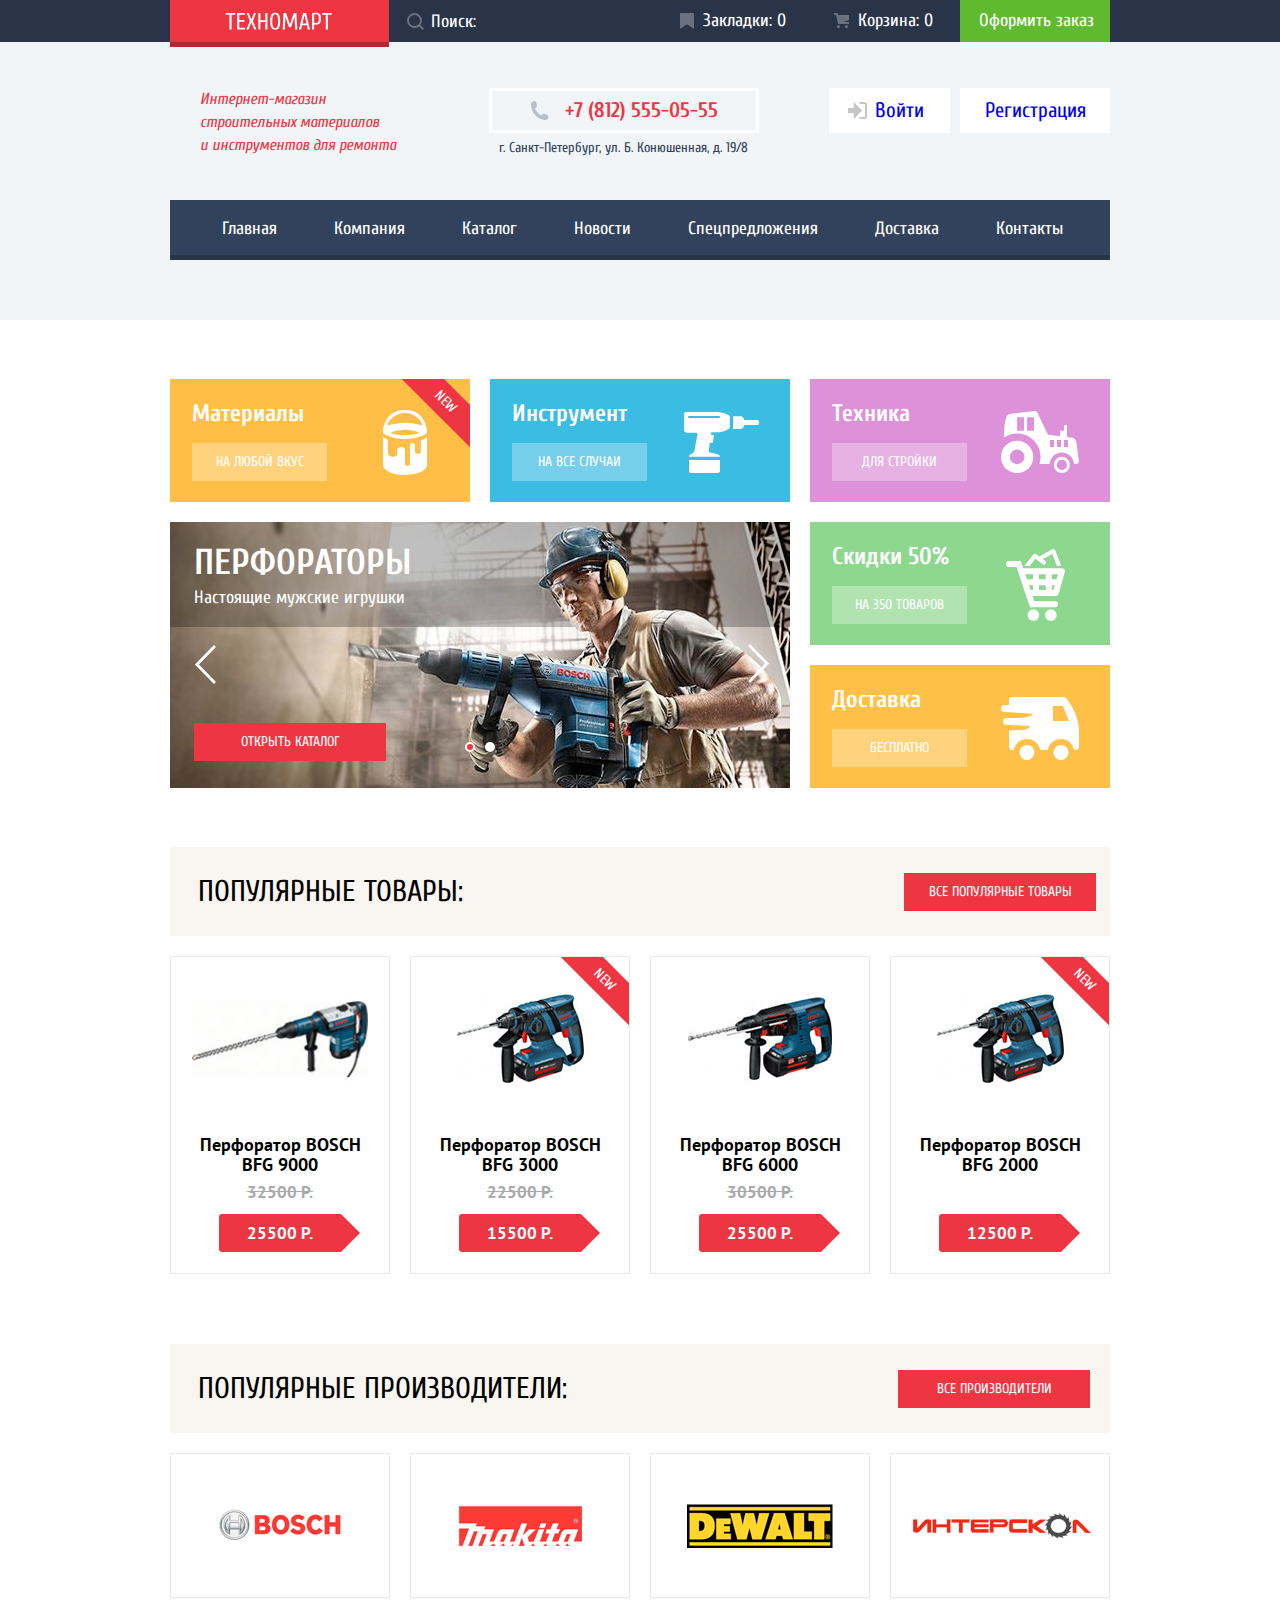
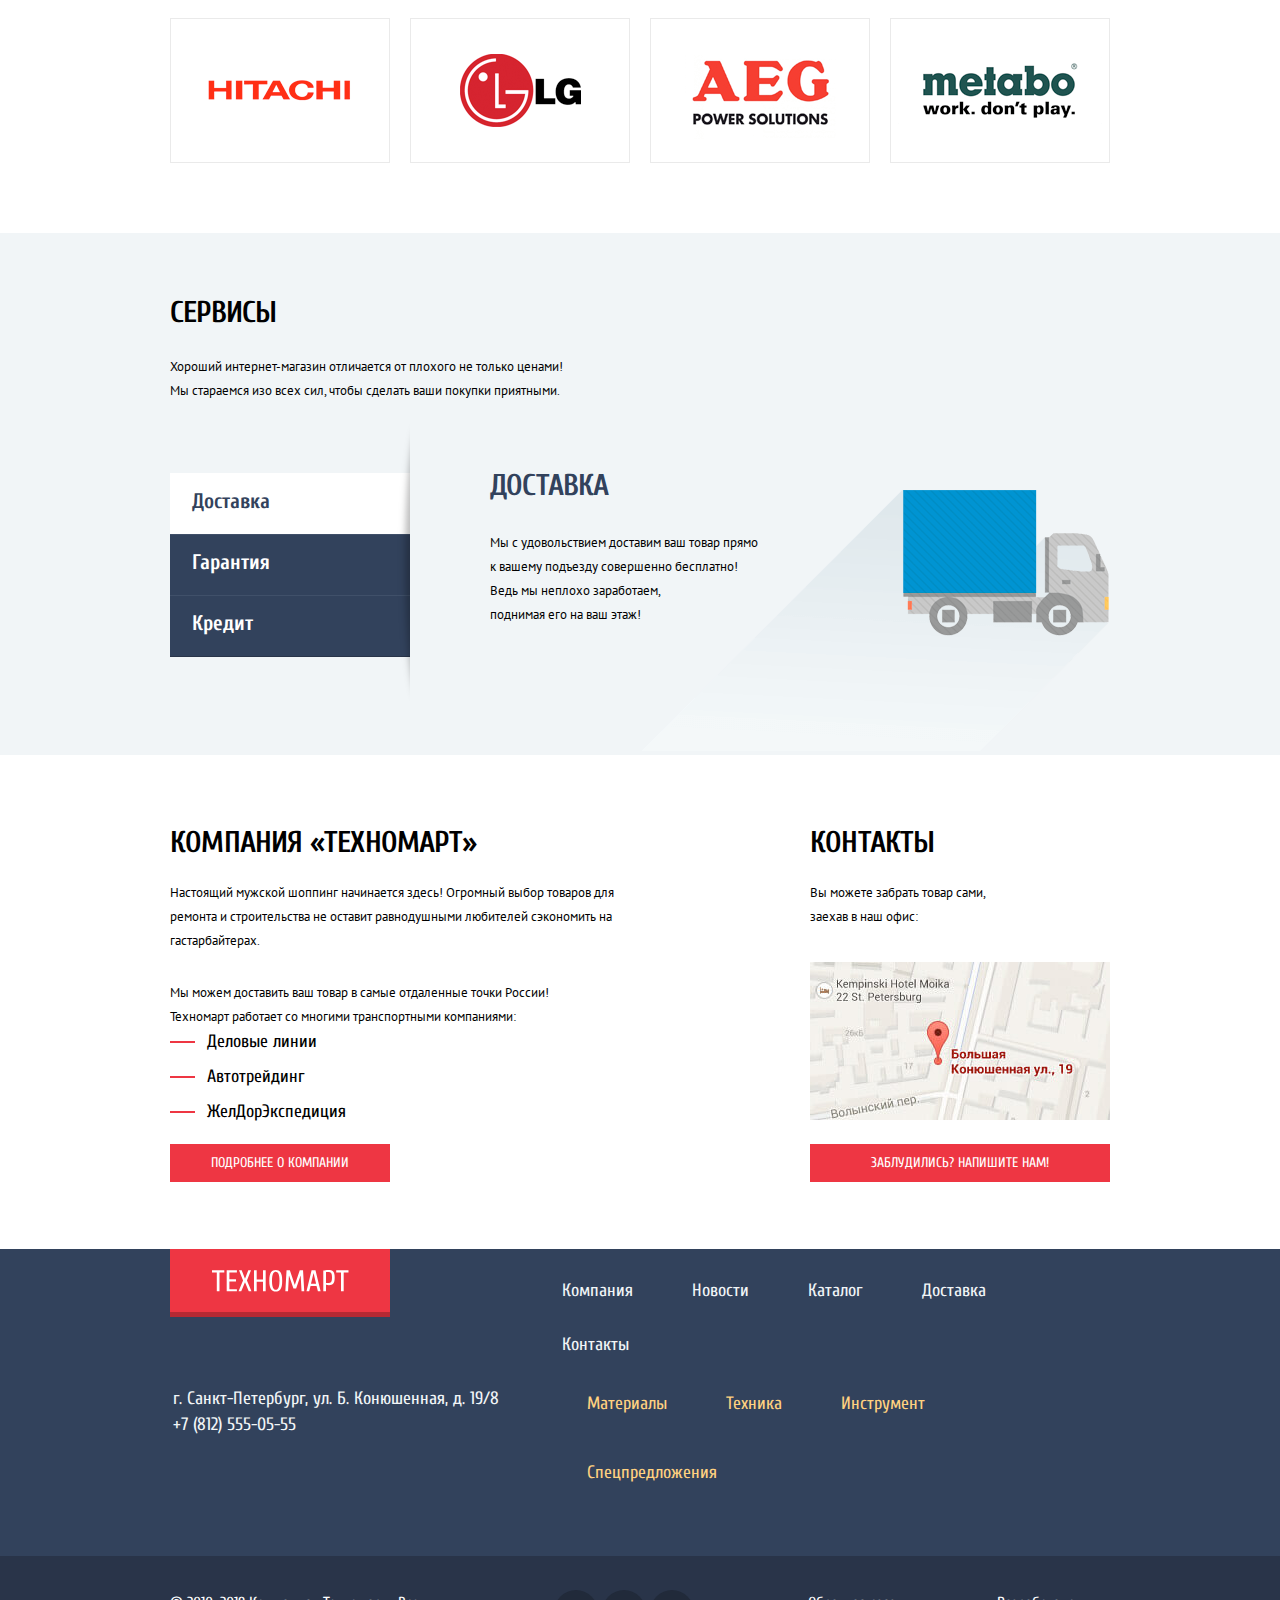
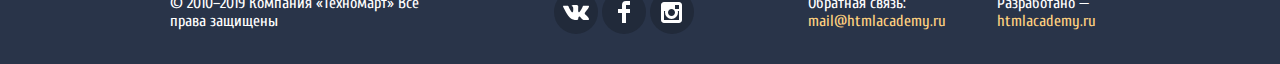
<file: index.html>
<!DOCTYPE html>
<html lang="ru">
  <head>
    <meta charset="utf-8"/>
    <title>HTML Academy: Техномарт</title>
    <link href="https://fonts.googleapis.com/css2?family=Cuprum:ital,wght@0,400;0,700;1,400;1,700&amp;family=PT+Sans:wght@400;700&amp;display=swap" rel="stylesheet"/>
    <link rel="stylesheet" href="css/normalize.min.css"/>
    <link rel="stylesheet" href="css/style.min.css"/>
  </head>
  <body>
    <header class="header">
      <h1 class="visually-hidden">Техномарт - Интернет-магазин строительных материалов и инструментов для ремонта</h1>
      <div class="header-top">
        <div class="container header-top-wrap">
          <a class="logo">
            <img src="img/logo.svg" alt="Логотип Техномарт" width="108" height="18">
          </a>
          <form class="search-form" action="https://echo.htmlacademy.ru/" method="get">
            <label class="visually-hidden" for="search-site">Поиск по сайту</label>
            <input class="search-form-input" id="search-site" type="search" name="search-site" placeholder="Поиск:">
            <button class="search-form-button" type="submit" title="Поиск по сайту">
              <span class="visually-hidden">Поиск по сайту</span>
              <svg xmlns="http://www.w3.org/2000/svg" width="17" height="17" viewBox="0 0 17 17" fill="#fff"><path d="M17 15.586l-3.542-3.542A7.465 7.465 0 0 0 15 7.5 7.5 7.5 0 1 0 7.5 15c1.71 0 3.282-.579 4.544-1.542L15.586 17 17 15.586zM2 7.5C2 4.467 4.467 2 7.5 2 10.532 2 13 4.467 13 7.5c0 3.032-2.468 5.5-5.5 5.5A5.506 5.506 0 0 1 2 7.5z"/></svg>
            </button>
          </form>
          <a class="header-top-link" href="blank.html">
            <svg width="14" height="16" xmlns="http://www.w3.org/2000/svg"><path d="M14 15c0 .55-.368.741-.818.426l-5.363-3.765c-.45-.315-1.187-.315-1.637 0L.818 15.426C.368 15.741 0 15.55 0 15V1c0-.55.45-1 1-1h12c.55 0 1 .45 1 1v14z" fill="#fff"/></svg>
            Закладки:<span>0</span>
          </a>
          <a class="header-top-link" href="blank.html">
            <svg width="15" height="15" xmlns="http://www.w3.org/2000/svg" fill="#fff" class="header-top-link-svg"><path d="M4.5 15a1.5 1.5 0 100-3 1.5 1.5 0 000 3zm8 0a1.5 1.5 0 100-3 1.5 1.5 0 000 3zM15 2H4.07l-.422-2H0v2h2.031l1.985 9H15V9H9.441L15 6.951V2z"/></svg>
            Корзина:<span>0</span>
          </a>
          <a class="header-top-link header-top-link--bg-green" href="blank.html">Оформить заказ</a>
        </div>
      </div>
      <div class="container header-mid-wrap">
        <p class="company-desc">
          Интернет-магазин<br>
          строительных материалов<br>
          и инструментов для ремонта
        </p>
        <div>
          <a class="header-phone-text" href="tel:+78125550555">+7 (812) 555-05-55</a>
          <p class="header-phone-address">г. Санкт-Петербург, ул. Б. Конюшенная, д. 19/8</p>
        </div>
        <ul class="reset-list profile-list">
          <li>
            <a class="profile-list-link" href="blank.html">
              <svg width="20" height="17" xmlns="http://www.w3.org/2000/svg" fill="#C5C5C5"><path d="M14.167 8.5L5.714 0v6H0v5h5.714v6l8.453-8.5z"/><path d="M16.177 15.01H11.39V17h4.787c2.074 0 2.861-1.81 2.885-3.026V3.028C19.038 1.811 18.252 0 16.177 0H11.39v1.99h4.787c.8 0 .945.681.962 1.057v10.904c-.016.376-.163 1.059-.962 1.059z"/></svg>
              Войти
            </a>
          </li>
          <li>
            <a class="profile-list-link profile-list-link--width" href="blank.html">Регистрация</a>
          </li>
        </ul>
      </div>
      <div class="container">
        <nav class="nav">
          <ul class="reset-list nav-list">
            <li>
              <a>Главная</a>
            </li>
            <li>
              <a href="blank.html">Компания</a>
            </li>
            <li>
              <a href="catalog.html">Каталог</a>
            </li>
            <li>
              <a href="blank.html">Новости</a>
            </li>
            <li>
              <a href="blank.html">Спецпредложения</a>
            </li>
            <li>
              <a href="blank.html">Доставка</a>
            </li>
            <li>
              <a href="blank.html">Контакты</a>
            </li>
          </ul>
        </nav>
      </div>
    </header>
    <main class="main js-search-button">
      <section class="useful-link-wrap container">
        <h2 class="visually-hidden">Полезные ссылки</h2>
        <ul class="reset-list useful-list">
          <li class="useful-item">
            <article class="useful-block useful-block--yellow new">
              <h3 class="useful-block-title">Материалы</h3>
              <a class="useful-block-link" href="blank.html">
                <span>На любой вкус</span>
              </a>
            </article>
          </li>
          <li class="useful-item">
            <article class="useful-block useful-block--blue">
              <h3 class="useful-block-title">Инструмент</h3>
              <a class="useful-block-link" href="blank.html">
                <span>На все случаи</span>
              </a>
            </article>
          </li>
          <li class="useful-item">
            <article class="useful-block useful-block--lilac">
              <h3 class="useful-block-title">Техника</h3>
              <a class="useful-block-link" href="blank.html">
                <span>Для стройки</span>
              </a>
            </article>
          </li>
          <li class="useful-item useful-item--size">
            <article class="main-slider js-slider">
              <div class="main-slider-control">
                <button class="slider-control control-prev">
                  <span class="visually-hidden">Предыдущий слайд</span>
                  <svg width="22" height="40" xmlns="http://www.w3.org/2000/svg"><path d="M19.924.941l1.999 2.048L4.907 20.436l17.071 17.502-2 2.047L.912 20.436 19.924.941z" fill="#fff"/></svg>
                </button>
                <button class="slider-control control-next">
                  <span class="visually-hidden">Следующий слайд</span>
                  <svg width="22" height="40" xmlns="http://www.w3.org/2000/svg"><path d="M2.076 39.059L.078 37.01l17.015-17.447L.022 2.062l2-2.047 19.067 19.549L2.076 39.059z" fill="#fff"/></svg>
                </button>
              </div>
              <ol class="main-slider-nav">
                <li>
                  <button class="slider-nav active" data-slider="#slider-1" aria-label="Слайдер 1"></button>
                </li>
                <li>
                  <button class="slider-nav" data-slider="#slider-2" aria-label="Слайдер 2"></button>
                </li>
              </ol>
              <div class="main-slider-wrap">
                <div class="main-slider-item active" id="slider-1">
                  <img class="slider-item-img" src="img/slider-bg.jpg" width="620" height="266" alt="Перфораторы">
                  <header class="slider-item-head">
                    <h3 class="slider-head-title">Перфораторы</h3>
                    <p class="slider-head-text">Настоящие мужские игрушки</p>
                  </header>
                  <div class="slider-item-body">
                    <a class="slider-link button" href="catalog.html">Открыть каталог</a>
                  </div>
                </div>
                <div class="main-slider-item" id="slider-2">
                  <img class="slider-item-img" src="img/slider-bg-2.jpg" width="620" height="266" alt="Дрели">
                  <header class="slider-item-head">
                    <h3 class="slider-head-title">Дрели</h3>
                    <p class="slider-head-text">Соседям на радость!</p>
                  </header>
                  <div class="slider-item-body">
                    <a class="slider-link button" href="catalog.html">Открыть каталог</a>
                  </div>
                </div>
              </div>
            </article>
          </li>
          <li class="useful-item">
            <article class="useful-block useful-block--green">
              <h3 class="useful-block-title">Скидки 50%</h3>
              <a class="useful-block-link" href="blank.html">
                <span>На 350 товаров</span>
              </a>
            </article>
          </li>
          <li class="useful-item">
            <article class="useful-block useful-block--yellow-2">
              <h3 class="useful-block-title">Доставка</h3>
              <a class="useful-block-link" href="blank.html">
                <span>Бесплатно</span>
              </a>
            </article>
          </li>
        </ul>
      </section>
      <section class="popular-product container">
        <div class="section-title-wrap">
          <h3 class="section-title">Популярные товары:</h3>
          <a class="button section-link" href="blank.html">все популярные товары</a>
        </div>
        <ul class="reset-list catalog-list">
          <li>
            <article class="card-item">
              <figure>
                <div class="card-img-wrap">
                  <img src="img/bosch-bfg-9000.jpg" width="184" height="164" alt="Перфоратор BOSCH BFG 9000">
                </div>
                <figcaption>
                  <h3 class="catalog-list-name">Перфоратор BOSCH BFG 9000</h3>
                </figcaption>
              </figure>
              <p>
                <s class="catalog-list-old-price">32500 Р.</s>
              </p>
              <p>
                <strong class="catalog-list-price">25500 Р.</strong>
              </p>
              <ul class="reset-list card-button-list">
                <li>
                  <a class="catalog-list-buy js-modal-button" href="blank.html" data-modal="#modal-basket">Купить</a>
                </li>
                <li>
                  <a class="catalog-list-bookmark" href="blank.html">В закладки</a>
                </li>
              </ul>
            </article>
          </li>
          <li>
            <article class="card-item new">
              <figure>
                <div class="card-img-wrap">
                  <img src="img/bosch-bfg-3000.jpg" width="127" height="112" alt="Перфоратор BOSCH BFG 3000">
                </div>
                <figcaption>
                  <h3 class="catalog-list-name">Перфоратор BOSCH BFG 3000</h3>
                </figcaption>
              </figure>
              <p>
                <s class="catalog-list-old-price">22500 Р.</s>
              </p>
              <p>
                <strong class="catalog-list-price">15500 Р.</strong>
              </p>
              <ul class="reset-list card-button-list">
                <li>
                  <a class="catalog-list-buy js-modal-button" href="blank.html" data-modal="#modal-basket">Купить</a>
                </li>
                <li>
                  <a class="catalog-list-bookmark" href="blank.html">В закладки</a>
                </li>
              </ul>
            </article>
          </li>
          <li>
            <article class="card-item">
              <figure>
                <div class="card-img-wrap">
                  <img src="img/bosch-bfg-6000.jpg" width="144" height="128" alt="Перфоратор BOSCH BFG 6000">
                </div>
                <figcaption>
                  <h3 class="catalog-list-name">Перфоратор BOSCH BFG 6000</h3>
                </figcaption>
              </figure>
              <p>
                <s class="catalog-list-old-price">30500 Р.</s>
              </p>
              <p>
                <strong class="catalog-list-price">25500 Р.</strong>
              </p>
              <ul class="reset-list card-button-list">
                <li>
                  <a class="catalog-list-buy js-modal-button" href="blank.html" data-modal="#modal-basket">Купить</a>
                </li>
                <li>
                  <a class="catalog-list-bookmark" href="blank.html">В закладки</a>
                </li>
              </ul>
            </article>
          </li>
          <li>
            <article class="card-item new">
              <figure>
                <div class="card-img-wrap">
                  <img src="img/bosch-bfg-2000.jpg" width="127" height="112" alt="Перфоратор BOSCH BFG 2000">
                </div>
                <figcaption>
                  <h3 class="catalog-list-old-price3 catalog-list-name">Перфоратор BOSCH BFG 2000</h3>
                </figcaption>
              </figure>
              <p>
                <strong class="catalog-list-price">12500 Р.</strong>
              </p>
              <ul class="reset-list card-button-list">
                <li>
                  <a class="catalog-list-buy js-modal-button" href="blank.html" data-modal="#modal-basket">Купить</a>
                </li>
                <li>
                  <a class="catalog-list-bookmark" href="blank.html">В закладки</a>
                </li>
              </ul>
            </article>
          </li>
        </ul>
      </section>
      <section class="popular-company container">
        <div class="section-title-wrap">
          <h3 class="section-title">Популярные производители:</h3>
          <a class="button section-link" href="blank.html">все производители</a>
        </div>
        <ul class="reset-list company-list">
          <li>
            <a class="company-link" href="blank.html">
              <img src="img/logo-bosch.png" width="126" height="37" alt="Компания Bosch">
            </a>
          </li>
          <li>
            <a class="company-link" href="blank.html">
              <img src="img/logo-makita.png" width="123" height="40" alt="Компания Makita">
            </a>
          </li>
          <li>
            <a class="company-link" href="blank.html">
              <img src="img/logo-dewalt.png" width="146" height="44" alt="Компания Dewalt">
            </a>
          </li>
          <li>
            <a class="company-link" href="blank.html">
              <img src="img/logo-interscol.png" width="200" height="100" alt="Компания Интерскол">
            </a>
          </li>
          <li>
            <a class="company-link" href="blank.html">
              <img src="img/logo-hitachi.png" width="169" height="31" alt="Компания Hitachi">
            </a>
          </li>
          <li>
            <a class="company-link" href="blank.html">
              <img src="img/logo-lg.png" width="121" height="73" alt="Компания LG">
            </a>
          </li>
          <li>
            <a class="company-link" href="blank.html">
              <img src="img/logo-aeg.png" width="151" height="96" alt="Компания AEG power solutions">
            </a>
          </li>
          <li>
            <a class="company-link" href="blank.html">
              <img src="img/logo-metabo.png" width="204" height="69" alt="Компания Metabo work. don`t play">
            </a>
          </li>
        </ul>
      </section>
      <section class="container section-gray service-section">
        <header class="service-section-head">
          <h3>Сервисы</h3>
          <p>Хороший интернет-магазин отличается от плохого не только ценами!</p>
          <p>Мы стараемся изо всех сил, чтобы сделать ваши покупки приятными.</p>
        </header>
        <div class="service-section-body">
          <ul class="reset-list service-list js-tab-item">
            <li>
              <a class="service-list-link active" href="blank.html" data-tab="#tab-1">Доставка</a>
            </li>
            <li>
              <a class="service-list-link" href="blank.html" data-tab="#tab-2">Гарантия</a>
            </li>
            <li>
              <a class="service-list-link" href="blank.html" data-tab="#tab-3">Кредит</a>
            </li>
          </ul>
          <div class="service-content js-tab-target">
            <section class="js-tab active service-content-tab-1" id="tab-1">
              <div class="service-wrap">
                <h4 class="service-content-title">Доставка</h4>
                <p class="service-content-text">
                  Мы с удовольствием доставим ваш товар прямо<br>
                  к вашему подъезду совершенно бесплатно!<br>
                  Ведь мы неплохо заработаем,<br>
                  поднимая его на ваш этаж!
                </p>
              </div>
            </section>
            <section class="js-tab service-content-tab-2" id="tab-2">
              <div class="service-wrap">
                <h4 class="service-content-title service-content-title-margin-bottom">Гарантия</h4>
                <p class="service-content-text">
                  Если купленный у нас товар поломается или заискрит,<br>
                  а также в случае пожара, спровоцированного его<br>
                  возгоранием, вы всегда можете быть уверены в нашей<br>
                  гарантии. Мы обменяем сгоревший товар на новый.<br>
                  Дом уж восстановите как-нибудь сами.
                </p>
              </div>
            </section>
            <section class="js-tab service-content-tab-3" id="tab-3">
              <div class="service-wrap">
                <h4 class="service-content-title service-content-title-margin-bottom-2">Кредит</h4>
                <p class="service-content-text">
                  Залезть в долговую яму стало проще!<br>
                  Кредитные консультанты придут вам на помощь.
                </p>
                <a href="blank.html" class="button service-content-button">Отправить заявку</a>
              </div>
            </section>
          </div>
        </div>
      </section>
      <div class="about-company container">
        <section class="about-company-content">
          <h3 class="about-company-title">КОМПАНИЯ «Техномарт»</h3>
          <p class="about-company-text-1">Настоящий мужской шоппинг начинается здесь! Огромный выбор товаров для ремонта и строительства не оставит равнодушными любителей сэкономить на гастарбайтерах.</p>
          <div class="about-company-text-2">
            <p>Мы можем доставить ваш товар в самые отдаленные точки России!</p>
            <p>Техномарт работает со многими транспортными компаниями:</p>
          </div>
          <ul class="reset-list about-company-list">
            <li>Деловые линии</li>
            <li>Автотрейдинг</li>
            <li>ЖелДорЭкспедиция</li>
          </ul>
          <a class="button about-company-button" href="blank.html">Подробнее о компании</a>
        </section>
        <section class="about-company-info">
          <h3 class="about-company-title">КОНТАКТЫ</h3>
          <p>
            Вы можете забрать товар сами,
            заехав в наш офис:
          </p>
          <a class="js-modal-button about-map-wrap" href="blank.html" data-modal="#modal-map">
            <img src="img/map.jpg" alt="Карта расположения компании" width="300" height="158">
          </a>
          <a class="button js-modal-button" href="blank.html" data-modal="#modal-form">Заблудились? Напишите нам!</a>
        </section>
      </div>
    </main>
    <footer class="footer">
      <div class="container footer-container">
        <a class="logo">
          <img src="img/logo.svg" alt="Логотип Техномарт" width="138" height="23">
        </a>
        <ul class="reset-list footer-nav">
          <li>
            <a href="blank.html">Компания</a>
          </li>
          <li>
            <a href="blank.html">Новости</a>
          </li>
          <li>
            <a href="catalog.html">Каталог</a>
          </li>
          <li>
            <a href="blank.html">Доставка</a>
          </li>
          <li>
            <a href="blank.html">Контакты</a>
          </li>
        </ul>
      </div>
      <div class="container footer-container">
        <address class="footer-address">
          г. Санкт-Петербург, ул. Б. Конюшенная, д. 19/8
          <a href="tel:+78125550555">+7 (812) 555-05-55</a>
        </address>
        <ul class="reset-list additional-menu">
          <li>
            <a href="blank.html">Материалы</a>
          </li>
          <li>
            <a href="blank.html">Техника</a>
          </li>
          <li>
            <a href="blank.html">Инструмент</a>
          </li>
          <li>
            <a href="blank.html">Спецпредложения</a>
          </li>
        </ul>
      </div>
      <div class="container footer-bottom">
        <small class="copyright">
          © 2010–2019 Компания «Техномарт»
          Все права защищены
        </small>
        <section class="footer-social-section">
          <h3 class="visually-hidden">Мы в социальных сетях</h3>
          <ul class="reset-list footer-social">
            <li>
              <a class="footer-social-link" href="https://vk.com/">
                <img src="img/icon-vk.svg" alt="ВКонтакте" width="26" height="15">
              </a>
            </li>
            <li>
              <a class="footer-social-link" href="https://facebook.com/">
                <img src="img/icon-fb.svg" alt="Facebook" width="12" height="22">
              </a>
            </li>
            <li>
              <a class="footer-social-link" href="https://instagram.com/">
                <img src="img/icon-instagram.svg" alt="Instagram" width="21" height="21">
              </a>
            </li>
          </ul>
        </section>
        <p class="footer-bottom-text">
          Обратная связь:
          <a href="mailto:mail@htmlacademy.ru">mail@htmlacademy.ru</a>
        </p>
        <p class="footer-bottom-text">
          Разработано —
          <a href="https://htmlacademy.ru/intensive/htmlcss">htmlacademy.ru</a>
        </p>
      </div>
    </footer>
    <section class="modal modal-basket" role="dialog" aria-labelledby="modal-title-3" id="modal-basket">
      <button class="modal-close js-modal-close" type="button" data-modal="#modal-basket">
        <svg enable-background="new 0 0 21 21" height="21" viewBox="0 0 21 21" width="21" xmlns="http://www.w3.org/2000/svg" fill="#ee3643"><path d="m13.273 10.5 7.422-7.422c.389-.389.389-1.025 0-1.414l-1.359-1.359c-.389-.389-1.025-.389-1.414 0l-7.422 7.422-7.422-7.422c-.389-.389-1.025-.389-1.414 0l-1.359 1.359c-.389.389-.389 1.025 0 1.414l7.422 7.422-7.421 7.422c-.389.389-.389 1.025 0 1.414l1.359 1.359c.389.389 1.025.389 1.414 0l7.422-7.422 7.422 7.422c.389.389 1.025.389 1.414 0l1.359-1.359c.389-.389.389-1.025 0-1.414z"/></svg>
        <span class="visually-hidden">Закрыть окно</span>
      </button>
      <div class="modal-body">
        <h4 class="modal-basket-title" id="modal-title-3">Товар добавлен в корзину!</h4>
      </div>
      <footer class="modal-footer">
        <a class="button" href="blank.html">Оформить заказ</a>
        <button class="button button-bg modal-basket-button js-modal-close" type="button" data-modal="#modal-basket">Продолжить покупки</button>
      </footer>
    </section>
    <section class="modal modal-map" role="dialog" aria-labelledby="modal-title-1" aria-describedby="modal-desc-1" id="modal-map">
      <button class="modal-close js-modal-close" type="button" data-modal="#modal-map">
        <svg enable-background="new 0 0 21 21" height="21" viewBox="0 0 21 21" width="21" xmlns="http://www.w3.org/2000/svg" fill="#ee3643"><path d="m13.273 10.5 7.422-7.422c.389-.389.389-1.025 0-1.414l-1.359-1.359c-.389-.389-1.025-.389-1.414 0l-7.422 7.422-7.422-7.422c-.389-.389-1.025-.389-1.414 0l-1.359 1.359c-.389.389-.389 1.025 0 1.414l7.422 7.422-7.421 7.422c-.389.389-.389 1.025 0 1.414l1.359 1.359c.389.389 1.025.389 1.414 0l7.422-7.422 7.422 7.422c.389.389 1.025.389 1.414 0l1.359-1.359c.389-.389.389-1.025 0-1.414z"/></svg>
        <span class="visually-hidden">Закрыть окно</span>
      </button>
      <h4 class="visually-hidden" id="modal-title-1">Карта</h4>
      <p class="visually-hidden" id="modal-desc-1">Отображение на карте место расположения нашего офиса</p>
      <iframe src="https://www.google.com/maps/embed?pb=!1m18!1m12!1m3!1d3361.247303960247!2d30.315021229064012!3d59.93861995887541!2m3!1f0!2f0!3f0!3m2!1i1024!2i768!4f13.1!3m3!1m2!1s0x4696310fb661d55f%3A0xd0cc7f055debe430!2z0JHQvtC70YzRiNCw0Y8g0JrQvtC90Y7RiNC10L3QvdCw0Y8g0YPQuy4sINCh0LDQvdC60YIt0J_QtdGC0LXRgNCx0YPRgNCzLCDQoNC-0YHRgdC40Y8sIDE5MTE4Ng!5e0!3m2!1sru!2s!4v1594107546913!5m2!1sru!2s" aria-hidden="false" tabindex="0"></iframe>
    </section>
    <section class="modal modal-form" role="dialog" aria-labelledby="modal-title-2" id="modal-form">
      <button class="modal-close js-modal-close" type="button" data-modal="#modal-form">
        <svg enable-background="new 0 0 21 21" height="21" viewBox="0 0 21 21" width="21" xmlns="http://www.w3.org/2000/svg" fill="#ee3643" focusable="false"><path d="m13.273 10.5 7.422-7.422c.389-.389.389-1.025 0-1.414l-1.359-1.359c-.389-.389-1.025-.389-1.414 0l-7.422 7.422-7.422-7.422c-.389-.389-1.025-.389-1.414 0l-1.359 1.359c-.389.389-.389 1.025 0 1.414l7.422 7.422-7.421 7.422c-.389.389-.389 1.025 0 1.414l1.359 1.359c.389.389 1.025.389 1.414 0l7.422-7.422 7.422 7.422c.389.389 1.025.389 1.414 0l1.359-1.359c.389-.389.389-1.025 0-1.414z"/></svg>
        <span class="visually-hidden">Закрыть окно</span>
      </button>
      <form class="js-form" action="https://echo.htmlacademy.ru" method="post">
        <div class="modal-body modal-form-body">
          <h4 class="visually-hidden" id="modal-title-2">Форма обратной связи</h4>
          <div class="form-modal">
            <p class="form-modal-item">
              <label class="form-label" for="order-name">Ваше имя:</label>
              <input class="form-input" id="order-name" type="text" name="name" placeholder="Имя Фамилия">
            </p>
            <p class="form-modal-item">
              <label class="form-label" for="order-mail">Ваш e-mail:</label>
              <input class="form-input" id="order-mail" type="email" name="email" placeholder="email@example.com">
            </p>
            <p class="form-modal-item">
              <label class="form-label" for="order-message">Текст письма:</label>
              <textarea class="form-input form-textarea" id="order-message" name="message" placeholder="В свободной форме"></textarea>
            </p>
          </div>
        </div>
        <footer class="modal-footer modal-form-footer">
          <button class="button" type="submit">Отправить</button>
        </footer>
      </form>
    </section>
    <script src="js/main.min.js"></script>
  </body>
</html>
</file>
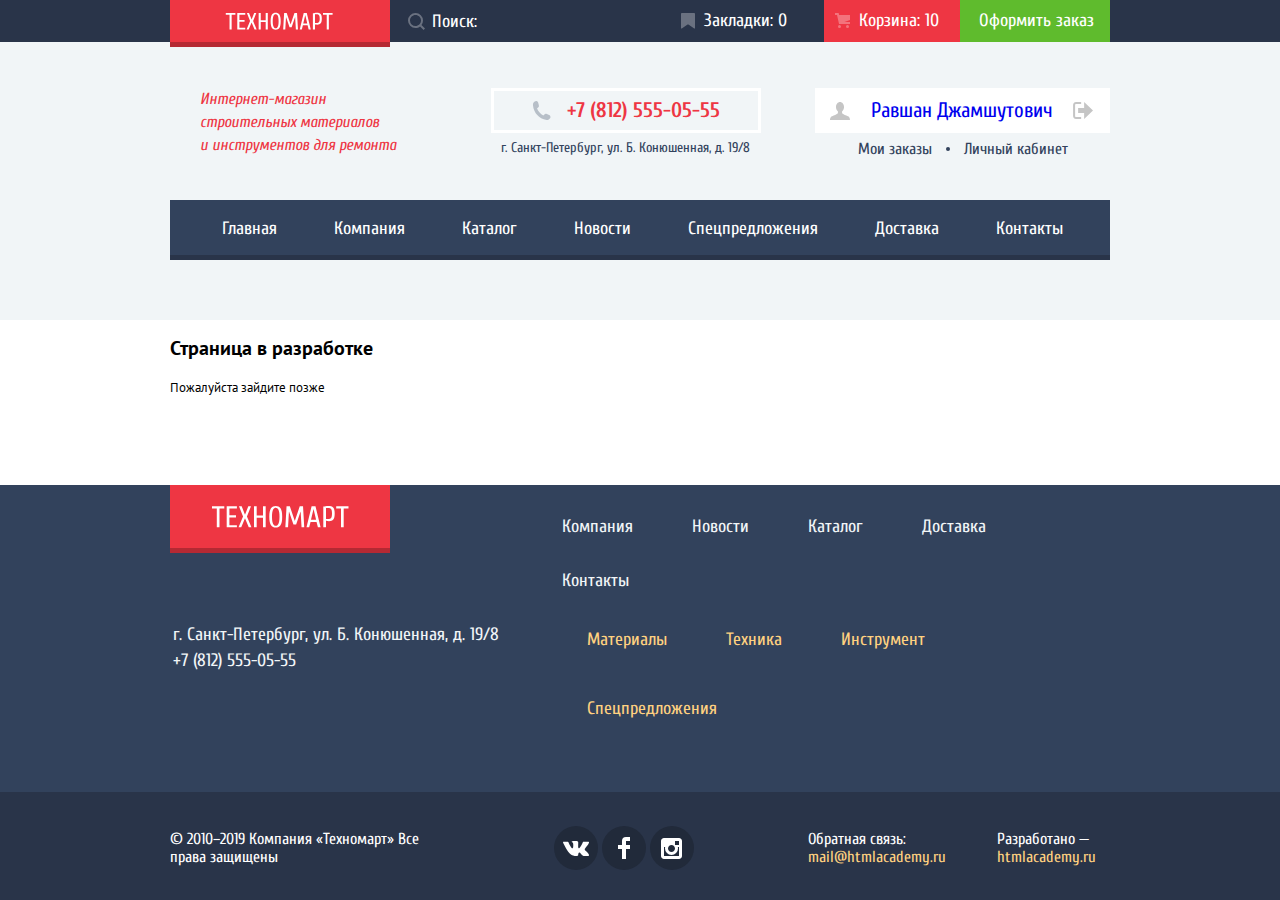
<file: blank.html>
<!DOCTYPE html>
<html lang="ru">
  <head>
    <meta charset="utf-8"/>
    <title>HTML Academy: Техномарт страница в разработке</title>
    <link href="https://fonts.googleapis.com/css2?family=Cuprum:ital,wght@0,400;0,700;1,400;1,700&amp;family=PT+Sans:wght@400;700&amp;display=swap" rel="stylesheet"/>
    <link rel="stylesheet" href="css/normalize.min.css"/>
    <link rel="stylesheet" href="css/style.min.css"/>
  </head>
  <body>
    <header class="header">
      <h1 class="visually-hidden">Техномарт - Интернет-магазин строительных материалов и инструментов для ремонта</h1>
      <div class="header-top">
        <div class="container header-top-wrap">
          <a class="logo" href="index.html">
            <span class="visually-hidden">Перейти на главную страницу</span>
            <img src="img/logo.svg" alt="Логотип Техномарт" width="108" height="18">
          </a>
          <form class="search-form" action="https://echo.htmlacademy.ru/" method="get">
            <label class="visually-hidden" for="search-site">Поиск по сайту</label>
            <input class="search-form-input" id="search-site" type="search" name="search-site" placeholder="Поиск:">
            <button class="search-form-button" type="submit" title="Поиск по сайту">
              <span class="visually-hidden">Поиск по сайту</span>
              <svg xmlns="http://www.w3.org/2000/svg" width="17" height="17" viewBox="0 0 17 17" fill="#fff"><path d="M17 15.586l-3.542-3.542A7.465 7.465 0 0 0 15 7.5 7.5 7.5 0 1 0 7.5 15c1.71 0 3.282-.579 4.544-1.542L15.586 17 17 15.586zM2 7.5C2 4.467 4.467 2 7.5 2 10.532 2 13 4.467 13 7.5c0 3.032-2.468 5.5-5.5 5.5A5.506 5.506 0 0 1 2 7.5z"/></svg>
            </button>
          </form>
          <a class="header-top-link" href="blank.html">
            <svg width="14" height="16" xmlns="http://www.w3.org/2000/svg"><path d="M14 15c0 .55-.368.741-.818.426l-5.363-3.765c-.45-.315-1.187-.315-1.637 0L.818 15.426C.368 15.741 0 15.55 0 15V1c0-.55.45-1 1-1h12c.55 0 1 .45 1 1v14z" fill="#fff"/></svg>
            Закладки:<span>0</span>
          </a>
          <a class="header-top-link header-top-link--bg-red" href="blank.html">
            <svg width="15" height="15" xmlns="http://www.w3.org/2000/svg" fill="#fff" class="header-top-link-svg"><path d="M4.5 15a1.5 1.5 0 100-3 1.5 1.5 0 000 3zm8 0a1.5 1.5 0 100-3 1.5 1.5 0 000 3zM15 2H4.07l-.422-2H0v2h2.031l1.985 9H15V9H9.441L15 6.951V2z"/></svg>
            Корзина:<span>10</span>
          </a>
          <a class="header-top-link header-top-link--bg-green" href="blank.html">Оформить заказ</a>
        </div>
      </div>
      <div class="container header-mid-wrap">
        <p class="company-desc">
          Интернет-магазин<br>
          строительных материалов<br>
          и инструментов для ремонта
        </p>
        <div>
          <a class="header-phone-text" href="tel:+78125550555">+7 (812) 555-05-55</a>
          <p class="header-phone-address">г. Санкт-Петербург, ул. Б. Конюшенная, д. 19/8</p>
        </div>
        <div>
          <div class="profile-account-wrap">
            <a href="blank.html" class="profile-account">
              <svg xmlns="http://www.w3.org/2000/svg" width="20" height="18" viewBox="0 0 20 18">
                <path fill="#c5c5c5" d="M17.881 14.166c-2.144-.735-4.256-1.666-5.207-2.39-.657-.501-.77-1.618-.517-2.415 1.118-.903 1.864-2.477 1.864-4.278C14.021 2.276 12.221 0 10 0S5.979 2.276 5.979 5.083c0 1.801.746 3.374 1.863 4.277.253.798.141 1.915-.517 2.416-.95.724-3.063 1.654-5.207 2.39S0 18 0 18h20s.025-3.099-2.119-3.834z"/>
              </svg>
              Равшан Джамшутович
              <span class="visually-hidden">Личный кабинет</span>
            </a>
            <a href="blank.html" class="profile-link">
              <span class="visually-hidden">Выйти из акаунта</span>
              <svg xmlns="http://www.w3.org/2000/svg" width="21" height="17" viewBox="0 0 21 17">
                <path fill="#c5c5c5" d="M21 8.5L12.125 0v6h-6v5h6v6z"/><path fill="#c5c5c5" d="M3.106 13.952V3.048c.018-.376.171-1.057 1.01-1.057h5.027V0H4.116C1.938 0 1.112 1.81 1.087 3.027v10.946C1.112 15.189 1.938 17 4.116 17h5.027v-1.99H4.116c-.839 0-.992-.683-1.01-1.058z"/>
              </svg>
            </a>
          </div>
          <ul class="reset-list profile-sub-list">
            <li>
              <a class="profile-info-link" href="blank.html">Мои заказы</a>
            </li>
            <li>
              <a class="profile-info-link" href="blank.html">Личный кабинет</a>
            </li>
          </ul>
        </div>
      </div>
      <div class="container">
        <nav class="nav">
          <ul class="reset-list nav-list">
            <li>
              <a href="index.html">Главная</a>
            </li>
            <li>
              <a href="blank.html">Компания</a>
            </li>
            <li>
              <a href="catalog.html">Каталог</a>
            </li>
            <li>
              <a href="blank.html">Новости</a>
            </li>
            <li>
              <a href="blank.html">Спецпредложения</a>
            </li>
            <li>
              <a href="blank.html">Доставка</a>
            </li>
            <li>
              <a href="blank.html">Контакты</a>
            </li>
          </ul>
        </nav>
      </div>
    </header>
    <main class="main">
      <div class="container">
        <section>
          <h2>Страница в разработке</h2>
          <p>Пожалуйста зайдите позже</p>
        </section>
      </div>
    </main>
    <footer class="footer">
      <div class="container footer-container">
        <a class="logo" href="index.html">
          <span class="visually-hidden">Перейти на главную страницу</span>
          <img src="img/logo.svg" alt="Логотип Техномарт" width="138" height="23">
        </a>
        <ul class="reset-list footer-nav">
          <li>
            <a href="blank.html">Компания</a>
          </li>
          <li>
            <a href="blank.html">Новости</a>
          </li>
          <li>
            <a href="catalog.html">Каталог</a>
          </li>
          <li>
            <a href="blank.html">Доставка</a>
          </li>
          <li>
            <a href="blank.html">Контакты</a>
          </li>
        </ul>
      </div>
      <div class="container footer-container">
        <address class="footer-address">
          г. Санкт-Петербург, ул. Б. Конюшенная, д. 19/8
          <a href="tel:+78125550555">+7 (812) 555-05-55</a>
        </address>
        <ul class="reset-list additional-menu">
          <li>
            <a href="blank.html">Материалы</a>
          </li>
          <li>
            <a href="blank.html">Техника</a>
          </li>
          <li>
            <a href="blank.html">Инструмент</a>
          </li>
          <li>
            <a href="blank.html">Спецпредложения</a>
          </li>
        </ul>
      </div>
      <div class="container footer-bottom">
        <small class="copyright">
          © 2010–2019 Компания «Техномарт»
          Все права защищены
        </small>
        <section class="footer-social-section">
          <h3 class="visually-hidden">Мы в социальных сетях</h3>
          <ul class="reset-list footer-social">
            <li>
              <a class="footer-social-link" href="https://vk.com/">
                <img src="img/icon-vk.svg" alt="ВКонтакте" width="26" height="15">
              </a>
            </li>
            <li>
              <a class="footer-social-link" href="https://facebook.com/">
                <img src="img/icon-fb.svg" alt="Facebook" width="12" height="22">
              </a>
            </li>
            <li>
              <a class="footer-social-link" href="https://instagram.com/">
                <img src="img/icon-instagram.svg" alt="Instagram" width="21" height="21">
              </a>
            </li>
          </ul>
        </section>
        <p class="footer-bottom-text">
          Обратная связь:
          <a href="mailto:mail@htmlacademy.ru">mail@htmlacademy.ru</a>
        </p>
        <p class="footer-bottom-text">
          Разработано —
          <a href="https://htmlacademy.ru/intensive/htmlcss">htmlacademy.ru</a>
        </p>
      </div>
    </footer>
  </body>
</html>
</file>
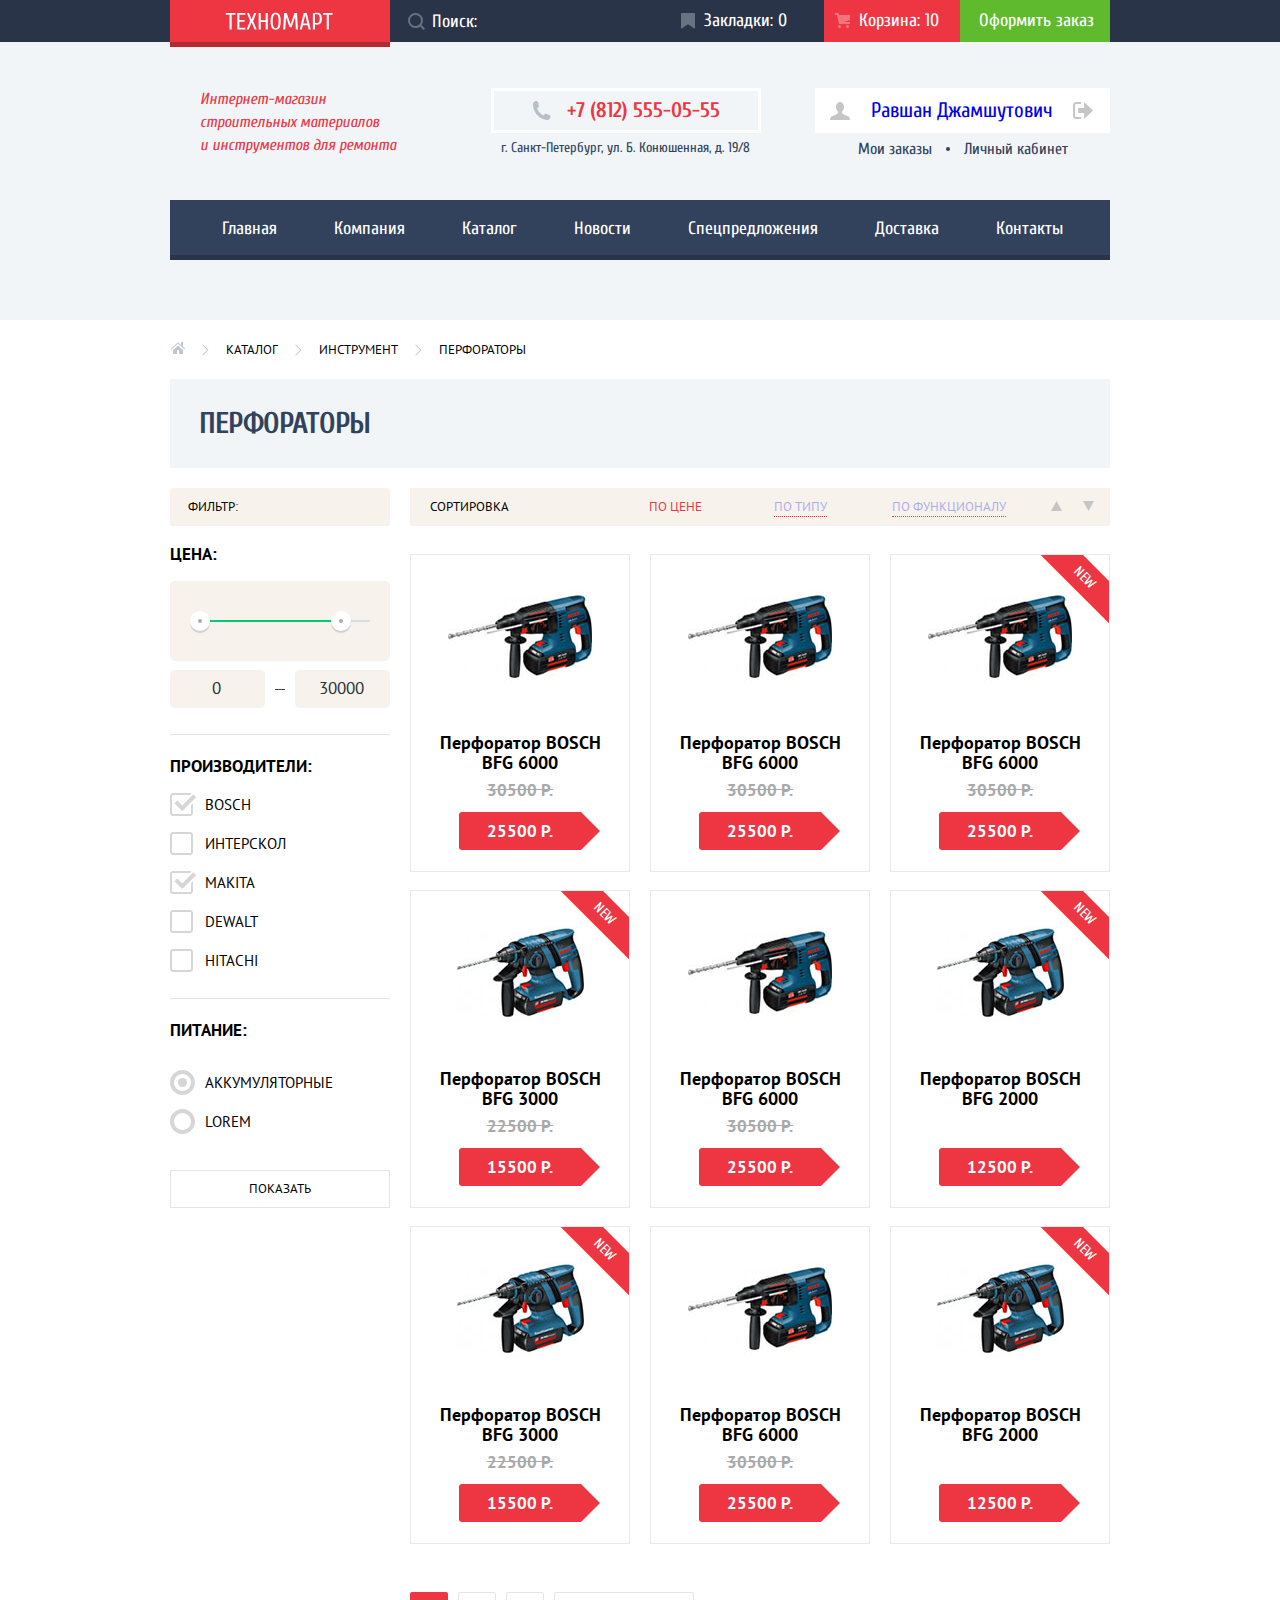
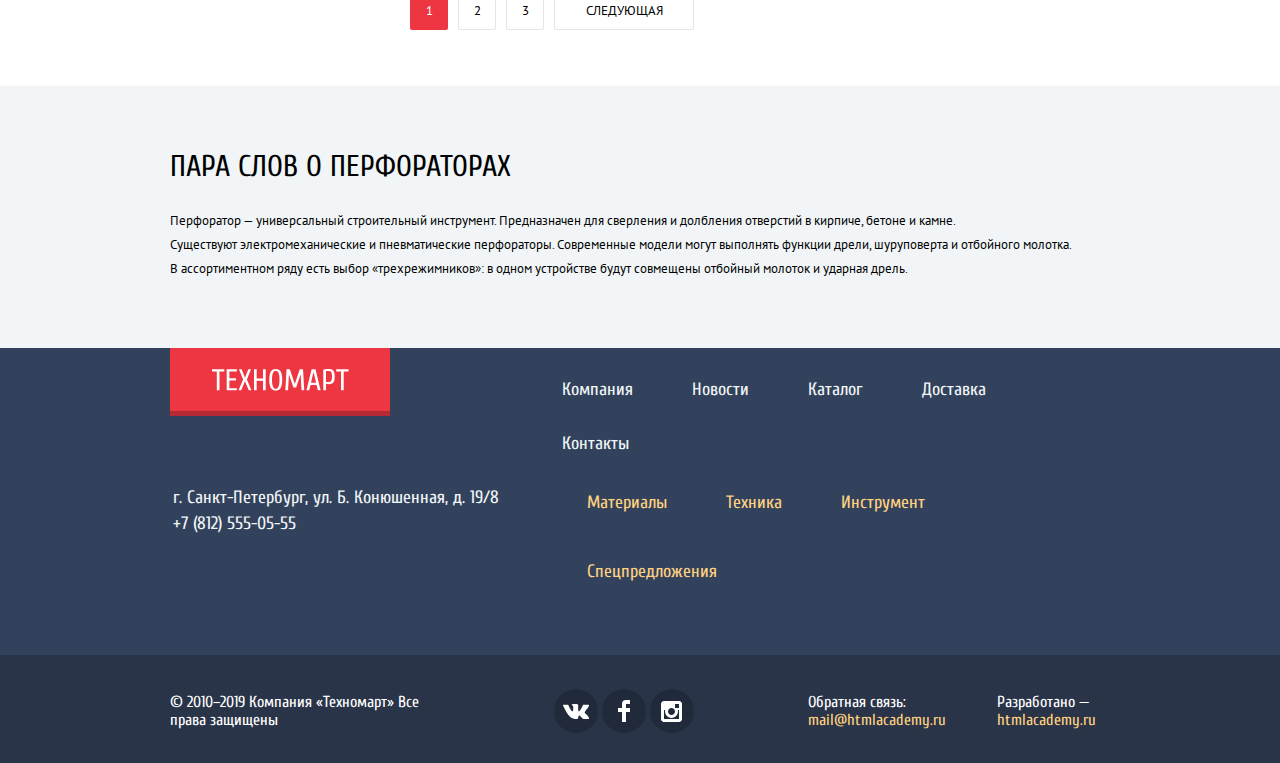
<file: catalog.html>
<!DOCTYPE html>
<html lang="ru">
  <head>
    <meta charset="utf-8"/>
    <title>HTML Academy: Техномарт каталог</title>
    <link href="https://fonts.googleapis.com/css2?family=Cuprum:ital,wght@0,400;0,700;1,400;1,700&amp;family=PT+Sans:wght@400;700&amp;display=swap" rel="stylesheet"/>
    <link rel="stylesheet" href="css/normalize.min.css"/>
    <link rel="stylesheet" href="css/style.min.css"/>
  </head>
  <body>
    <header class="header">
      <h1 class="visually-hidden">Техномарт - Интернет-магазин строительных материалов и инструментов для ремонта</h1>
      <div class="header-top">
        <div class="container header-top-wrap">
          <a class="logo" href="index.html">
            <span class="visually-hidden">Перейти на главную страницу</span>
            <img src="img/logo.svg" alt="Логотип Техномарт" width="108" height="18">
          </a>
          <form class="search-form" action="https://echo.htmlacademy.ru/" method="get">
            <label class="visually-hidden" for="search-site">Поиск по сайту</label>
            <input class="search-form-input" id="search-site" type="search" name="search-site" placeholder="Поиск:">
            <button class="search-form-button" type="submit" title="Поиск по сайту">
              <span class="visually-hidden">Поиск по сайту</span>
              <svg xmlns="http://www.w3.org/2000/svg" width="17" height="17" viewBox="0 0 17 17" fill="#fff"><path d="M17 15.586l-3.542-3.542A7.465 7.465 0 0 0 15 7.5 7.5 7.5 0 1 0 7.5 15c1.71 0 3.282-.579 4.544-1.542L15.586 17 17 15.586zM2 7.5C2 4.467 4.467 2 7.5 2 10.532 2 13 4.467 13 7.5c0 3.032-2.468 5.5-5.5 5.5A5.506 5.506 0 0 1 2 7.5z"/></svg>
            </button>
          </form>
          <a class="header-top-link" href="blank.html">
            <svg width="14" height="16" xmlns="http://www.w3.org/2000/svg"><path d="M14 15c0 .55-.368.741-.818.426l-5.363-3.765c-.45-.315-1.187-.315-1.637 0L.818 15.426C.368 15.741 0 15.55 0 15V1c0-.55.45-1 1-1h12c.55 0 1 .45 1 1v14z" fill="#fff"/></svg>
            Закладки:<span>0</span>
          </a>
          <a class="header-top-link header-top-link--bg-red" href="blank.html">
            <svg width="15" height="15" xmlns="http://www.w3.org/2000/svg" fill="#fff" class="header-top-link-svg"><path d="M4.5 15a1.5 1.5 0 100-3 1.5 1.5 0 000 3zm8 0a1.5 1.5 0 100-3 1.5 1.5 0 000 3zM15 2H4.07l-.422-2H0v2h2.031l1.985 9H15V9H9.441L15 6.951V2z"/></svg>
            Корзина:<span>10</span>
          </a>
          <a class="header-top-link header-top-link--bg-green" href="blank.html">Оформить заказ</a>
        </div>
      </div>
      <div class="container header-mid-wrap">
        <p class="company-desc">
          Интернет-магазин<br>
          строительных материалов<br>
          и инструментов для ремонта
        </p>
        <div>
          <a class="header-phone-text" href="tel:+78125550555">+7 (812) 555-05-55</a>
          <p class="header-phone-address">г. Санкт-Петербург, ул. Б. Конюшенная, д. 19/8</p>
        </div>
        <div>
          <div class="profile-account-wrap">
            <a href="blank.html" class="profile-account">
              <svg xmlns="http://www.w3.org/2000/svg" width="20" height="18" viewBox="0 0 20 18">
                <path fill="#c5c5c5" d="M17.881 14.166c-2.144-.735-4.256-1.666-5.207-2.39-.657-.501-.77-1.618-.517-2.415 1.118-.903 1.864-2.477 1.864-4.278C14.021 2.276 12.221 0 10 0S5.979 2.276 5.979 5.083c0 1.801.746 3.374 1.863 4.277.253.798.141 1.915-.517 2.416-.95.724-3.063 1.654-5.207 2.39S0 18 0 18h20s.025-3.099-2.119-3.834z"/>
              </svg>
              Равшан Джамшутович
              <span class="visually-hidden">Личный кабинет</span>
            </a>
            <a href="blank.html" class="profile-link">
              <span class="visually-hidden">Выйти из акаунта</span>
              <svg xmlns="http://www.w3.org/2000/svg" width="21" height="17" viewBox="0 0 21 17">
                <path fill="#c5c5c5" d="M21 8.5L12.125 0v6h-6v5h6v6z"/><path fill="#c5c5c5" d="M3.106 13.952V3.048c.018-.376.171-1.057 1.01-1.057h5.027V0H4.116C1.938 0 1.112 1.81 1.087 3.027v10.946C1.112 15.189 1.938 17 4.116 17h5.027v-1.99H4.116c-.839 0-.992-.683-1.01-1.058z"/>
              </svg>
            </a>
          </div>
          <ul class="reset-list profile-sub-list">
            <li>
              <a class="profile-info-link" href="blank.html">Мои заказы</a>
            </li>
            <li>
              <a class="profile-info-link" href="blank.html">Личный кабинет</a>
            </li>
          </ul>
        </div>
      </div>
      <div class="container">
        <nav class="nav">
          <ul class="reset-list nav-list">
            <li>
              <a href="index.html">Главная</a>
            </li>
            <li>
              <a href="blank.html">Компания</a>
            </li>
            <li>
              <a>Каталог</a>
            </li>
            <li>
              <a href="blank.html">Новости</a>
            </li>
            <li>
              <a href="blank.html">Спецпредложения</a>
            </li>
            <li>
              <a href="blank.html">Доставка</a>
            </li>
            <li>
              <a href="blank.html">Контакты</a>
            </li>
          </ul>
        </nav>
      </div>
    </header>
    <main class="main">
      <ol class="breadcrumb container">
        <li>
          <a class="breadcrumb-link" href="index.html" title="Перейти на главную страницу">
            <span class="visually-hidden">Главная страница</span>
            <svg xmlns="http://www.w3.org/2000/svg" width="15" height="12" viewBox="0 0 15 12" fill="#C1C6CE"><path d="M3 8v4h4V8h2v4h4V8L8 3.516z"/><path d="M14.831 6.365L13 4.751V0h-2v2.987L8.332.635c-.02-.017-.043-.023-.064-.037a.465.465 0 0 0-.08-.047.551.551 0 0 0-.095-.024C8.062.521 8.032.515 8 .515c-.031 0-.061.006-.092.012a.46.46 0 0 0-.095.025c-.028.011-.053.029-.08.046-.021.014-.045.02-.064.037l-6.498 5.73a.501.501 0 0 0 .33.875.497.497 0 0 0 .331-.125L8 1.677l6.169 5.438a.501.501 0 0 0 .662-.75z"/></svg>
          </a>
        </li>
        <li>
          <a class="breadcrumb-link" href="blank.html">Каталог</a>
        </li>
        <li>
          <a class="breadcrumb-link" href="blank.html">Инструмент</a>
        </li>
        <li>
          <a class="breadcrumb-link">Перфораторы</a>
        </li>
      </ol>
      <section>
        <div class="container">
          <h2 class="page-title">Перфораторы</h2>
        </div>
        <div class="container content-wrap">
          <section class="filter-section">
            <h3 class="filter-section-title">
              Фильтр
              <span class="visually-hidden">товаров</span>:
            </h3>
            <form class="filter-form" action="https://echo.htmlacademy.ru" method="get">
              <fieldset class="fieldset-reset filter-wrap">
                <legend class="filter-form-title">Цена:</legend>
                <div class="range-filter">
                  <div class="range-controls">
                    <div class="scale">
                      <div class="bar" style="width: 75%;margin-left: 5%"></div>
                    </div>
                    <div class="toggle toggle-min" tabindex="0" style="left: 9%" aria-label="Минимальная цена"></div>
                    <div class="toggle toggle-max" tabindex="0" style="left: 73%" aria-label="Максимальная цена"></div>
                  </div>
                  <div class="price-controls">
                    <label class="min-price" for="price-min">
                      <span class="visually-hidden">Минимальная цена</span>
                      <input type="number" name="min-price" value="0" min="0" id="price-min">
                    </label>
                    <label class="max-price" for="price-max">
                      <span class="visually-hidden">Максимальная цена</span>
                      <input type="number" name="max-price" value="30000" min="0" id="price-max">
                    </label>
                  </div>
                </div>
              </fieldset>
              <hr class="filter-rule">
              <fieldset class="fieldset-reset filter-wrap">
                <legend class="filter-form-title">Производители:</legend>
                <ul class="reset-list filter-list">
                  <li>
                    <input class="checkbox visually-hidden" id="filter-manufacture-1" type="checkbox" name="bosch" checked="">
                    <label class="filter-form-label" for="filter-manufacture-1">Bosch</label>
                  </li>
                  <li>
                    <input class="checkbox visually-hidden" id="filter-manufacture-2" type="checkbox" name="interskol">
                    <label class="filter-form-label" for="filter-manufacture-2">Интерскол</label>
                  </li>
                  <li>
                    <input class="checkbox visually-hidden" id="filter-manufacture-3" type="checkbox" name="makita" checked="">
                    <label class="filter-form-label" for="filter-manufacture-3">Makita</label>
                  </li>
                  <li>
                    <input class="checkbox visually-hidden" id="filter-manufacture-4" type="checkbox" name="dewalt">
                    <label class="filter-form-label" for="filter-manufacture-4">Dewalt</label>
                  </li>
                  <li>
                    <input class="checkbox visually-hidden" id="filter-manufacture-5" type="checkbox" name="hitachi">
                    <label class="filter-form-label" for="filter-manufacture-5">Hitachi</label>
                  </li>
                </ul>
              </fieldset>
              <hr class="filter-rule">
              <fieldset class="fieldset-reset filter-wrap">
                <legend class="filter-form-title">Питание:</legend>
                <ul class="reset-list filter-radio-list">
                  <li>
                    <input class="radio visually-hidden" id="filter-supply-1" type="radio" name="supply" value="accumulator" checked="">
                    <label class="filter-form-label" for="filter-supply-1">Аккумуляторные</label>
                  </li>
                  <li>
                    <input class="radio visually-hidden" id="filter-supply-2" type="radio" name="supply" value="network">
                    <label class="filter-form-label" for="filter-supply-2">lorem</label>
                  </li>
                </ul>
              </fieldset>
              <button class="filter-form-button button-white" type="submit" aria-label="Показать отфильтрованный товар">Показать</button>
            </form>
          </section>
          <section class="content-section js-search-button">
            <h3 class="visually-hidden">Каталог товаров</h3>
            <section class="sort-product">
              <h4 class="sort-product-title">Сортировка</h4>
              <ul class="reset-list sort-product-list">
                <li class="sort-product-list-price">
                  <a class="sort-product-link active" href="blank.html">
                    <span>По цене</span>
                  </a>
                </li>
                <li class="sort-product-list-type">
                  <a class="sort-product-link" href="blank.html">
                    <span>По типу</span>
                  </a>
                </li>
                <li>
                  <a class="sort-product-link" href="blank.html">
                    <span>По функционалу</span>
                  </a>
                </li>
                <li>
                  <a class="sort-product-button" href="blank.html">
                    <span class="visually-hidden">Сортирорвать по возростанию</span>
                    <svg xmlns="http://www.w3.org/2000/svg" width="11" height="10" viewBox="0 0 11 10"><path fill="#C5C5C5" d="M5.5 0L0 10h11z"/></svg>
                  </a>
                  <a class="sort-product-button" href="blank.html">
                    <span class="visually-hidden">Сортирорвать по убыванию</span>
                    <svg xmlns="http://www.w3.org/2000/svg" width="11" height="10" viewBox="0 0 11 10"><path fill="#C5C5C5" d="M5.5 10L0 0h11"/></svg>
                  </a>
                </li>
              </ul>
            </section>
            <ul class="reset-list catalog-list">
              <li>
                <article class="card-item">
                  <figure>
                    <div class="card-img-wrap">
                      <img src="img/bosch-bfg-6000.jpg" width="144" height="128" alt="Перфоратор BOSCH BFG 6000">
                    </div>
                    <figcaption>
                      <h3 class="catalog-list-name">Перфоратор BOSCH BFG 6000</h3>
                    </figcaption>
                  </figure>
                  <p>
                    <s class="catalog-list-old-price">30500 Р.</s>
                  </p>
                  <p>
                    <strong class="catalog-list-price">25500 Р.</strong>
                  </p>
                  <ul class="reset-list card-button-list">
                    <li>
                      <a class="catalog-list-buy js-modal-button" href="blank.html" data-modal="#modal-basket">Купить</a>
                    </li>
                    <li>
                      <a class="catalog-list-bookmark" href="blank.html">В закладки</a>
                    </li>
                  </ul>
                </article>
              </li>
              <li>
                <article class="card-item">
                  <figure>
                    <div class="card-img-wrap">
                      <img src="img/bosch-bfg-6000.jpg" width="144" height="128" alt="Перфоратор BOSCH BFG 6000">
                    </div>
                    <figcaption>
                      <h3 class="catalog-list-name">Перфоратор BOSCH BFG 6000</h3>
                    </figcaption>
                  </figure>
                  <p>
                    <s class="catalog-list-old-price">30500 Р.</s>
                  </p>
                  <p>
                    <strong class="catalog-list-price">25500 Р.</strong>
                  </p>
                  <ul class="reset-list card-button-list">
                    <li>
                      <a class="catalog-list-buy js-modal-button" href="blank.html" data-modal="#modal-basket">Купить</a>
                    </li>
                    <li>
                      <a class="catalog-list-bookmark" href="blank.html">В закладки</a>
                    </li>
                  </ul>
                </article>
              </li>
              <li>
                <article class="card-item new">
                  <figure>
                    <div class="card-img-wrap">
                      <img src="img/bosch-bfg-6000.jpg" width="144" height="128" alt="Перфоратор BOSCH BFG 6000">
                    </div>
                    <figcaption>
                      <h3 class="catalog-list-name">Перфоратор BOSCH BFG 6000</h3>
                    </figcaption>
                  </figure>
                  <p>
                    <s class="catalog-list-old-price">30500 Р.</s>
                  </p>
                  <p>
                    <strong class="catalog-list-price">25500 Р.</strong>
                  </p>
                  <ul class="reset-list card-button-list">
                    <li>
                      <a class="catalog-list-buy js-modal-button" href="blank.html" data-modal="#modal-basket">Купить</a>
                    </li>
                    <li>
                      <a class="catalog-list-bookmark" href="blank.html">В закладки</a>
                    </li>
                  </ul>
                </article>
              </li>
              <li>
                <article class="card-item new">
                  <figure>
                    <div class="card-img-wrap">
                      <img src="img/bosch-bfg-3000.jpg" width="127" height="112" alt="Перфоратор BOSCH BFG 3000">
                    </div>
                    <figcaption>
                      <h3 class="catalog-list-name">Перфоратор BOSCH BFG 3000</h3>
                    </figcaption>
                  </figure>
                  <p>
                    <s class="catalog-list-old-price">22500 Р.</s>
                  </p>
                  <p>
                    <strong class="catalog-list-price">15500 Р.</strong>
                  </p>
                  <ul class="reset-list card-button-list">
                    <li>
                      <a class="catalog-list-buy js-modal-button" href="blank.html" data-modal="#modal-basket">Купить</a>
                    </li>
                    <li>
                      <a class="catalog-list-bookmark" href="blank.html">В закладки</a>
                    </li>
                  </ul>
                </article>
              </li>
              <li>
                <article class="card-item">
                  <figure>
                    <div class="card-img-wrap">
                      <img src="img/bosch-bfg-6000.jpg" width="144" height="128" alt="Перфоратор BOSCH BFG 6000">
                    </div>
                    <figcaption>
                      <h3 class="catalog-list-name">Перфоратор BOSCH BFG 6000</h3>
                    </figcaption>
                  </figure>
                  <p>
                    <s class="catalog-list-old-price">30500 Р.</s>
                  </p>
                  <p>
                    <strong class="catalog-list-price">25500 Р.</strong>
                  </p>
                  <ul class="reset-list card-button-list">
                    <li>
                      <a class="catalog-list-buy js-modal-button" href="blank.html" data-modal="#modal-basket">Купить</a>
                    </li>
                    <li>
                      <a class="catalog-list-bookmark" href="blank.html">В закладки</a>
                    </li>
                  </ul>
                </article>
              </li>
              <li>
                <article class="card-item new">
                  <figure>
                    <div class="card-img-wrap">
                      <img src="img/bosch-bfg-2000.jpg" width="127" height="112" alt="Перфоратор BOSCH BFG 2000">
                    </div>
                    <figcaption>
                      <h3 class="catalog-list-old-price3 catalog-list-name">Перфоратор BOSCH BFG 2000</h3>
                    </figcaption>
                  </figure>
                  <p>
                    <strong class="catalog-list-price">12500 Р.</strong>
                  </p>
                  <ul class="reset-list card-button-list">
                    <li>
                      <a class="catalog-list-buy js-modal-button" href="blank.html" data-modal="#modal-basket">Купить</a>
                    </li>
                    <li>
                      <a class="catalog-list-bookmark" href="blank.html">В закладки</a>
                    </li>
                  </ul>
                </article>
              </li>
              <li>
                <article class="card-item new">
                  <figure>
                    <div class="card-img-wrap">
                      <img src="img/bosch-bfg-3000.jpg" width="127" height="112" alt="Перфоратор BOSCH BFG 3000">
                    </div>
                    <figcaption>
                      <h3 class="catalog-list-name">Перфоратор BOSCH BFG 3000</h3>
                    </figcaption>
                  </figure>
                  <p>
                    <s class="catalog-list-old-price">22500 Р.</s>
                  </p>
                  <p>
                    <strong class="catalog-list-price">15500 Р.</strong>
                  </p>
                  <ul class="reset-list card-button-list">
                    <li>
                      <a class="catalog-list-buy js-modal-button" href="blank.html" data-modal="#modal-basket">Купить</a>
                    </li>
                    <li>
                      <a class="catalog-list-bookmark" href="blank.html">В закладки</a>
                    </li>
                  </ul>
                </article>
              </li>
              <li>
                <article class="card-item">
                  <figure>
                    <div class="card-img-wrap">
                      <img src="img/bosch-bfg-6000.jpg" width="144" height="128" alt="Перфоратор BOSCH BFG 6000">
                    </div>
                    <figcaption>
                      <h3 class="catalog-list-name">Перфоратор BOSCH BFG 6000</h3>
                    </figcaption>
                  </figure>
                  <p>
                    <s class="catalog-list-old-price">30500 Р.</s>
                  </p>
                  <p>
                    <strong class="catalog-list-price">25500 Р.</strong>
                  </p>
                  <ul class="reset-list card-button-list">
                    <li>
                      <a class="catalog-list-buy js-modal-button" href="blank.html" data-modal="#modal-basket">Купить</a>
                    </li>
                    <li>
                      <a class="catalog-list-bookmark" href="blank.html">В закладки</a>
                    </li>
                  </ul>
                </article>
              </li>
              <li>
                <article class="card-item new">
                  <figure>
                    <div class="card-img-wrap">
                      <img src="img/bosch-bfg-2000.jpg" width="127" height="112" alt="Перфоратор BOSCH BFG 2000">
                    </div>
                    <figcaption>
                      <h3 class="catalog-list-old-price3 catalog-list-name">Перфоратор BOSCH BFG 2000</h3>
                    </figcaption>
                  </figure>
                  <p>
                    <strong class="catalog-list-price">12500 Р.</strong>
                  </p>
                  <ul class="reset-list card-button-list">
                    <li>
                      <a class="catalog-list-buy js-modal-button" href="blank.html" data-modal="#modal-basket">Купить</a>
                    </li>
                    <li>
                      <a class="catalog-list-bookmark" href="blank.html">В закладки</a>
                    </li>
                  </ul>
                </article>
              </li>
            </ul>
            <ul class="reset-list pagination">
              <li class="visually-hidden">
                <a class="pagination-text disable-page">
                  Предыдущая
                  <span class="visually-hidden">страница</span>
                </a>
              </li>
              <li>
                <a class="pagination-number current-page">1</a>
              </li>
              <li>
                <a class="pagination-number" href="blank.html">
                  <span class="visually-hidden">Перейти на страницу</span>
                  2
                </a>
              </li>
              <li>
                <a class="pagination-number" href="blank.html">
                  <span class="visually-hidden">Перейти на страницу</span>
                  3
                </a>
              </li>
              <li>
                <a class="pagination-text" href="blank.html">
                  Следующая
                  <span class="visually-hidden">страница</span>
                </a>
              </li>
            </ul>
          </section>
        </div>
        <section class="container about-page">
          <h4 class="about-page-title">Пара слов о перфораторах</h4>
          <div class="about-page-text">
            <p>Перфоратор — универсальный строительный инструмент. Предназначен для сверления и долбления отверстий в кирпиче, бетоне и камне.</p>
            <p>Существуют электромеханические и пневматические перфораторы. Современные модели могут выполнять функции дрели, шуруповерта и отбойного молотка.</p>
            <p>В ассортиментном ряду есть выбор «трехрежимников»: в одном устройстве будут совмещены отбойный молоток и ударная дрель.</p>
          </div>
        </section>
      </section>
    </main>
    <footer class="footer">
      <div class="container footer-container">
        <a class="logo" href="index.html">
          <span class="visually-hidden">Перейти на главную страницу</span>
          <img src="img/logo.svg" alt="Логотип Техномарт" width="138" height="23">
        </a>
        <ul class="reset-list footer-nav">
          <li>
            <a href="blank.html">Компания</a>
          </li>
          <li>
            <a href="blank.html">Новости</a>
          </li>
          <li>
            <a>Каталог</a>
          </li>
          <li>
            <a href="blank.html">Доставка</a>
          </li>
          <li>
            <a href="blank.html">Контакты</a>
          </li>
        </ul>
      </div>
      <div class="container footer-container">
        <address class="footer-address">
          г. Санкт-Петербург, ул. Б. Конюшенная, д. 19/8
          <a href="tel:+78125550555">+7 (812) 555-05-55</a>
        </address>
        <ul class="reset-list additional-menu">
          <li>
            <a href="blank.html">Материалы</a>
          </li>
          <li>
            <a href="blank.html">Техника</a>
          </li>
          <li>
            <a href="blank.html">Инструмент</a>
          </li>
          <li>
            <a href="blank.html">Спецпредложения</a>
          </li>
        </ul>
      </div>
      <div class="container footer-bottom">
        <small class="copyright">
          © 2010–2019 Компания «Техномарт»
          Все права защищены
        </small>
        <section class="footer-social-section">
          <h3 class="visually-hidden">Мы в социальных сетях</h3>
          <ul class="reset-list footer-social">
            <li>
              <a class="footer-social-link" href="https://vk.com/">
                <img src="img/icon-vk.svg" alt="ВКонтакте" width="26" height="15">
              </a>
            </li>
            <li>
              <a class="footer-social-link" href="https://facebook.com/">
                <img src="img/icon-fb.svg" alt="Facebook" width="12" height="22">
              </a>
            </li>
            <li>
              <a class="footer-social-link" href="https://instagram.com/">
                <img src="img/icon-instagram.svg" alt="Instagram" width="21" height="21">
              </a>
            </li>
          </ul>
        </section>
        <p class="footer-bottom-text">
          Обратная связь:
          <a href="mailto:mail@htmlacademy.ru">mail@htmlacademy.ru</a>
        </p>
        <p class="footer-bottom-text">
          Разработано —
          <a href="https://htmlacademy.ru/intensive/htmlcss">htmlacademy.ru</a>
        </p>
      </div>
    </footer>
    <section class="modal modal-basket" role="dialog" aria-labelledby="modal-title-3" id="modal-basket">
      <button class="modal-close js-modal-close" type="button" data-modal="#modal-basket">
        <svg enable-background="new 0 0 21 21" height="21" viewBox="0 0 21 21" width="21" xmlns="http://www.w3.org/2000/svg" fill="#ee3643" focusable="false"><path d="m13.273 10.5 7.422-7.422c.389-.389.389-1.025 0-1.414l-1.359-1.359c-.389-.389-1.025-.389-1.414 0l-7.422 7.422-7.422-7.422c-.389-.389-1.025-.389-1.414 0l-1.359 1.359c-.389.389-.389 1.025 0 1.414l7.422 7.422-7.421 7.422c-.389.389-.389 1.025 0 1.414l1.359 1.359c.389.389 1.025.389 1.414 0l7.422-7.422 7.422 7.422c.389.389 1.025.389 1.414 0l1.359-1.359c.389-.389.389-1.025 0-1.414z"/></svg>
        <span class="visually-hidden">Закрыть окно</span>
      </button>
      <div class="modal-body">
        <h4 class="modal-basket-title" id="modal-title-3">Товар добавлен в корзину!</h4>
      </div>
      <footer class="modal-footer">
        <a class="button" href="blank.html">Оформить заказ</a>
        <button class="button button-bg modal-basket-button js-modal-close" type="button" data-modal="#modal-basket">Продолжить покупки</button>
      </footer>
    </section>
    <script src="js/main.min.js"></script>
  </body>
</html>
</file>
<file: css/style.min.css>
:root{--basic-red:#EE3643;--basic-green:#63A63E;--basic-green2:#367315;--basic-green3:#518534;--basic-green4:#00CA74;--basic-grey:#3D546F;--basic-grey2:#A9A9A9;--basic-grey3:#444;--basic-greylight:#C5C5C5;--basic-greylight2:#E5E5E5;--basic-greylight3:#F1F1F1;--basic-greylight4:#EAEAEA;--basic-greylight5:#ABABAB;--basic-greylight6:#CFCFCF;--basic-greylight7:#F7F3EC;--basic-greylight8:#D7DCDE;--basic-greylight9:#F9F5F0;--basic-greydark:#32425C;--basic-greydark2:#405069;--basic-background:#F1F5F7;--basic-background-dark:#293449;--basic-dark:#161D29;--basic-dark2:#1D2739;--basic-dark3:#212A3A;--basic-dark4:#283136;--basic-white:#FFF;--basic-white-rgb:255,255,255;--basic-black:#000;--basic-black-rgb:0,0,0;--special-yellow:#FFBF47;--special-yellow2:#FFC047;--special-blue:#3BBCE3;--special-lilac:#DC91D8;--special-greenlight:#8ED78F;--special-yellowlight:#FFD180;--color-success:#5FBB2D;--color-warning:#FFBF47;--color-error:#BA2732;--gradient-light-grey:linear-gradient(180deg,var(--basic-white) 0%,rgba(var(--basic-white-rgb),0) 100%),var(--basic-greylight4);--font-name-1:Cuprum;--font-name-2:"PT Sans";--container-gap:calc(50% - 470px)}@media (max-width: 970px){:root{--container-gap:10px}}*,::after,::before{box-sizing:border-box}html{height:100%}body{min-width:940px;font-family:var(--font-name-2),"Arial",sans-serif;font-style:normal;font-weight:400;font-size:13px;line-height:24px;color:var(--basic-black);display:grid;grid-template-rows:min-content 1fr min-content;min-height:100%}.container{padding-left:var(--container-gap);padding-right:var(--container-gap)}a{text-decoration:none}.reset-list{padding:0;margin:0;list-style:none}.fieldset-reset{border:none;margin:0;padding:0}img{max-width:100%;height:auto}.visually-hidden{position:absolute;width:1px;height:1px;margin:-1px;padding:0;overflow:hidden;clip:rect(0,0,0,0);border:0}a.button{color:var(--basic-white);font-family:var(--font-name-1),"Arial",sans-serif}.button{display:inline-flex;align-items:center;justify-content:center;min-width:192px;min-height:38px;padding:0 24px;font-family:var(--font-name-1),"Arial",sans-serif;font-size:14px;line-height:18px;text-transform:uppercase;border:0;background-color:var(--basic-red);color:var(--basic-white);cursor:pointer}.button:active{background-color:var(--color-error)}.button-bg{background-color:var(--basic-white);color:var(--basic-black)}.button-bg:active{background-color:var(--basic-white)}.button-white{min-width:140px;min-height:38px;display:flex;align-items:center;justify-content:center;text-transform:inherit;background-color:var(--basic-white);border:1px solid var(--basic-greylight2);cursor:pointer;transition:border-color .2s}.button-white:hover{border-color:var(--basic-greylight)}.button-white:active{border-color:var(--basic-red)}.modal{position:fixed;top:150px;left:34px;right:0;bottom:0;margin:auto;display:none;box-shadow:0 4px 20px rgba(var(--basic-black-rgb),0.15);z-index:100}.modal-show{display:block;animation:bounce .4s}@keyframes bounce{0%{transform:translateY(-500px)}70%{transform:translateY(30px)}90%{transform:translateY(-15px)}100%{transform:translateY(0)}}.form-error{animation:shake .5s}@keyframes shake{0%,100%{transform:translateX(0)}10%,30%,50%,70%,90%{transform:translateX(-10px)}20%,40%,60%,80%{transform:translateX(10px)}}.modal-form,.modal-basket{bottom:auto;width:620px;background-color:var(--basic-white);color:var(--basic-black)}.modal-map{width:943px;height:449px;bottom:auto;left:-17px;border-top:7px solid var(--basic-red)}.modal-map .modal-close{top:8px;right:9px}.modal-map iframe{width:100%;height:100%;border:none}.modal-form{left:-16px}.modal-form .modal-close{top:21px;right:10px}.modal-basket .modal-footer{display:flex;align-items:center;justify-content:center}.modal-basket-button{margin-left:10px;border:1px solid transparent}.modal-basket-button:active{border-color:var(--basic-red)}.modal-close{position:absolute;top:16px;right:11px;width:23px;height:23px;font-size:0;padding:0;background-color:transparent;border:0;cursor:pointer}.modal-close:active svg{fill:var(--color-error)}.js-modal-button *,.modal-close path,.modal-close svg{pointer-events:none}.modal-body{border-top:7px solid var(--basic-red);padding:65px 10px}.modal-form-body{padding:41px 0 27px}.modal-footer{background-color:var(--basic-greylight3);padding:40px 38px 36px}.modal-basket{text-align:center}.modal-basket-title{display:inline-block;position:relative;font-family:var(--font-name-1),"Arial",sans-serif;font-weight:700;font-size:24px;line-height:30px;padding-left:0;margin:0;vertical-align:top}.modal-basket-title::before{content:"";display:block;position:absolute;left:-95px;top:50%;width:66px;height:66px;transform:translateY(-50%);background-image:url("data:image/svg+xml,%3Csvg xmlns=\"http://www.w3.org/2000/svg\" viewBox=\"0 0 66 66\"%3E%3Ccircle fill=\"%2363A63E\" cx=\"33\" cy=\"33\" r=\"33\"/%3E%3Cpath fill=\"%23FFF\" d=\"M49.641 21.066a1.003 1.003 0 0 0-1.414 0L29.788 39.504a1.003 1.003 0 0 1-1.414 0l-8.14-8.139a1.003 1.003 0 0 0-1.414 0L15.285 34.9a1.003 1.003 0 0 0 0 1.414l13.089 13.09a1.003 1.003 0 0 0 1.414 0l3.536-3.536 1.414-1.414 18.438-18.438a1.003 1.003 0 0 0 0-1.414l-3.535-3.536z\"/%3E%3C/svg%3E");background-repeat:no-repeat;background-position:0 0}.modal-form-footer{padding-left:80px;padding-right:80px}.modal-form-footer .button{width:100%}.form-modal{padding:0 80px;display:grid;grid-template-columns:1fr 1fr;grid-column-gap:20px;grid-row-gap:14px}.form-modal-item{margin:0}.form-modal-item:last-child{grid-column:1 / span 2}.form-label{display:block;margin-bottom:10px;font-family:var(--font-name-1),"Arial",sans-serif;font-size:18px;line-height:24px}.form-input{font-size:13px;line-height:24px;width:100%;height:38px;background:var(--basic-white);border:2px solid var(--basic-greylight);border-radius:2px;padding-left:10px;padding-right:10px}.form-input::placeholder{color:var(--basic-grey2)}.form-textarea{padding-top:6px;padding-bottom:6px;min-height:114px}.header{font-family:var(--font-name-1),"Arial",sans-serif;background-color:var(--basic-background);padding-bottom:60px}.header-top{background-color:var(--basic-background-dark);color:var(--basic-white)}.header-top-wrap{display:flex}.header-top a{color:currentColor}.header-top svg{opacity:.3;transition:opacity 0.4s,fill .4s}.header p{margin-top:0;margin-bottom:0}.logo{display:inline-flex;align-items:center;background-color:var(--basic-red);box-shadow:inset 0 -5px 0 rgba(var(--basic-black-rgb),0.24);margin-bottom:-5px;padding:12px 57px 17px 55px}.logo[href]:active{background-color:var(--color-error)}.search-form{position:relative}.header-top-link,.search-form-input{font-size:18px;line-height:24px}.search-form-input{min-width:271px;height:100%;border:none;background-color:transparent;padding-left:42px;transition:background-color .2s;color:var(--basic-white)}.search-form:focus-within .search-form-input,.search-form-input:focus{color:var(--basic-black);background-color:var(--basic-white)}.search-form:focus-within svg{opacity:1;fill:var(--basic-red)}.search-form-input::placeholder{color:var(--basic-white)}.search-form:focus-within .search-form-input::placeholder,.search-form-input:focus::placeholder{color:var(--basic-greylight)}.search-form-button{position:absolute;width:40px;height:40px;padding:0;left:6px;top:50%;line-height:0;background-color:transparent;border:none;transform:translateY(-50%);cursor:pointer}.search-form-button:focus{outline-offset:20px}.search-form:hover svg{opacity:1}.header-top-link{display:flex;align-items:center;justify-content:center;min-width:150px;padding:9px 4px 9px 0}.header-top-link svg{margin-right:9px}.header-top-link:hover svg{opacity:1}.header-top-link:active{background-color:var(--basic-dark);color:rgba(var(--basic-white-rgb),0.5)}.header-top-link:active svg{opacity:.3}.header-top-link span{margin-left:5px}.header-top-link-svg{margin-top:-2px}.header-top-link--bg-green{background-color:var(--color-success);transition:background-color 0.4s,color .4s;padding-right:0;padding-left:3px}.header-top-link--bg-green:active{background-color:var(--basic-green);color:rgba(var(--basic-white-rgb),0.5)}.header-top-link--bg-red{background-color:var(--basic-red);min-width:136px;margin-left:auto;padding-right:10px}.header-mid-wrap{display:flex;align-items:flex-start;justify-content:space-between;padding-top:46px;padding-bottom:40px}.company-desc{font-style:italic;font-size:16px;line-height:23px;color:var(--basic-red);padding-left:30px;margin-right:22px;max-width:226.2px}.company-desc > p{margin-top:0;margin-bottom:0}.header-phone-text{display:flex;align-items:center;justify-content:center;font-weight:700;font-size:21px;line-height:30px;color:var(--basic-red);min-width:270px;min-height:45px;padding-top:7px;padding-bottom:8px;box-shadow:inset 0 0 0 3px var(--basic-white);margin-bottom:3px}.header-phone-text::before{content:"";display:block;width:19px;height:19px;background-image:url("data:image/svg+xml,%3Csvg xmlns=\"http://www.w3.org/2000/svg\"%3E%3Cpath d=\"M15.572 18.985h-.941c-4.129-.488-7.157-2.408-9.359-4.864C3.062 11.66 1.318 8.492.978 4.228V3.084c.078-.774.459-1.304.898-1.757C2.425.766 3.25.044 4.002.019c.554-.018 1.5.38 1.879.899.329.446.504 1.339.656 2.003.154.671.505 1.643.408 2.289-.148 1.007-1.487 1.434-1.879 2.166 1.307 3.135 3.443 5.439 6.293 7.031.715-.392 1.346-1.572 2.332-1.595.359-.009.818.178 1.184.286.402.121.75.275 1.104.408.596.224 1.648.521 2.004 1.021.365.513.57 1.356.49 1.879-.164 1.041-1.879 2.197-2.901 2.579z\" fill=\"%23B7BFC8\"/%3E%3C/svg%3E");margin-right:16px}.header-phone-text:hover::before{animation:ringPhone 1.2s infinite ease}@keyframes ringPhone{5%{transform:rotateZ(12deg)}10%{transform:rotateZ(-12deg)}15%{transform:rotateZ(8deg)}20%{transform:rotateZ(-8deg)}25%{transform:rotateZ(4deg)}30%{transform:rotateZ(-4deg)}35%{transform:rotateZ(1deg)}40%{transform:rotateZ(-1deg)}}.header-phone-address{text-align:center;font-size:14px;line-height:24px;color:var(--basic-greydark);max-width:270px}.profile-list{display:grid;grid-template-columns:repeat(2,min-content);grid-column-gap:10px}.profile-account-wrap,.profile-list-link{display:inline-flex;align-items:center;justify-content:center;min-width:121px;min-height:45px;background-color:var(--basic-white);font-size:21px;line-height:21px}.profile-list-link:hover{color:var(--basic-red)}.profile-account-wrap{min-width:auto;padding-left:15px;padding-right:17px;margin-bottom:7px;display:flex;align-items:center;margin-left:-18px}.profile-account{display:flex;align-items:center}.profile-account > svg{margin-right:21px}.profile-link path,.profile-account path{transition:fill .4s}.profile-account:focus,.profile-account:hover{color:var(--basic-black)}.profile-account:active{color:var(--basic-greylight)}.profile-link:hover path,.profile-account:hover path{fill:var(--basic-grey)}.profile-link:active path,.profile-account:active path{fill:var(--basic-greylight)}.profile-sub-list{display:flex;justify-content:center;align-items:center;margin-left:-18px}.profile-sub-list li{position:relative;display:flex;align-items:center}.profile-sub-list li:not(:last-child)::after{content:"";display:block;width:4px;height:4px;border-radius:10px;margin-left:14px;margin-right:14px;background-color:var(--basic-greydark)}.profile-link{margin-left:19px;line-height:0}.profile-list-link--width{min-width:150px}.profile-list-link svg{transform:translateX(-7px);transition:fill .2s}.profile-list-link:hover svg{fill:var(--basic-grey);transition-duration:.4s}.profile-list-link:active{color:var(--basic-greylight)}.profile-list-link:active svg{fill:var(--basic-greylight)}.profile-info-link{font-size:16px;line-height:18px;color:var(--basic-greydark)}.profile-info-link:hover{color:var(--basic-red)}.profile-info-link:active{color:var(--basic-greylight)}.nav{padding-left:22px;padding-right:20px;min-height:60px;color:var(--basic-white);background-color:var(--basic-greydark);box-shadow:inset 0 -5px 0 var(--basic-background-dark)}.nav a{display:block;font-size:18px;line-height:24px;color:currentColor;padding:17px 24px 14px 27px}.nav a[href]:hover{background-color:var(--basic-background-dark)}.nav a[href]:active{background-color:var(--basic-dark2);color:rgba(var(--basic-white-rgb),0.5)}.nav-list{display:flex;flex-wrap:wrap;text-align:center}.nav-list li{flex-grow:1}.about-company-title{font-family:var(--font-name-1),"Arial",sans-serif;font-size:30px;line-height:30px;text-transform:uppercase;margin-top:0;margin-bottom:23px;letter-spacing:-.8px}.about-map-wrap{display:flex;align-items:center;justify-content:center;margin-bottom:24px}.page-title{font-family:var(--font-name-1),"Arial",sans-serif;color:var(--basic-greydark);background-color:var(--basic-background);font-size:30px;line-height:30px;text-transform:uppercase;letter-spacing:-.8px;min-height:89px;display:flex;align-items:center;padding-left:29px;margin-top:0;margin-bottom:20px}.filter-form{text-transform:uppercase}.filter-form-title{font-weight:700;font-size:17px;line-height:30px;margin-bottom:12px}.filter-form-label{font-size:15px;line-height:19px}.filter-form-button{width:100%;border-radius:0;font-size:13px;line-height:18px;margin-top:36px}.catalog-list{display:grid;grid-template-columns:repeat(auto-fit,minmax(215px,1fr));grid-column-gap:20px;grid-row-gap:18px;font-weight:700;font-size:17px;line-height:18px;text-transform:uppercase;margin-bottom:48px;width:100%}.catalog-list-name{font-size:18px;line-height:20px;color:var(--basic-black);text-transform:none;margin-top:0;margin-bottom:8px}.catalog-list-old-price{color:var(--basic-grey2)}.catalog-list-price{position:relative;display:inline-flex;align-items:center;justify-content:center;color:var(--basic-white);background-color:var(--basic-red);min-height:38px;min-width:122px;border-top-left-radius:3px;border-bottom-left-radius:3px;margin-top:13px}.catalog-list-price::after{content:"";position:absolute;right:-38px;border-style:solid;border-width:19px;border-color:transparent transparent transparent var(--basic-red)}.new::before,.catalog-list-buy,.catalog-list-bookmark{font-family:var(--font-name-1),"Arial",sans-serif;font-size:14px;line-height:18px;font-weight:400}.new{position:relative;overflow:hidden}.new::before{content:"NEW";position:absolute;right:0;top:0;min-width:100px;min-height:30px;display:flex;align-items:center;justify-content:center;color:var(--basic-white);background-color:var(--basic-red);transform:rotate(45deg) translateX(49%) translateY(61%);transform-origin:top right;z-index:5}.catalog-list-buy,.catalog-list-bookmark{min-width:135px;min-height:38px;border-radius:2px;margin-bottom:10px;display:flex;align-items:center;justify-content:center}.catalog-list-buy{display:flex;align-items:center;padding-right:12px;background:var(--basic-green);box-shadow:inset 0 -3px 0 var(--basic-green2);color:var(--basic-white);margin-bottom:10px;transition:background-color .3s}.catalog-list-buy::before{content:"";display:block;width:15px;height:15px;margin-bottom:3px;margin-right:8px;background-image:url("data:image/svg+xml,%3Csvg xmlns=\"http://www.w3.org/2000/svg\" viewBox=\"0 0 15 15\"%3E%3Ccircle fill=\"%23ffffff\" cx=\"4.5\" cy=\"13.5\" r=\"1.5\"/%3E%3Ccircle fill=\"%23ffffff\" cx=\"12.5\" cy=\"13.5\" r=\"1.5\"/%3E%3Cpath fill=\"%23ffffff\" d=\"M15 2H4.07l-.422-2H0v2h2.031l1.985 9H15V9H9.441L15 6.951z\"/%3E%3C/svg%3E%0A");background-repeat:no-repeat;background-position:0 0;opacity:.3}.catalog-list-buy:hover{color:var(--basic-white);background-color:var(--color-success)}.catalog-list-buy:active{background-color:var(--basic-green3)}.catalog-list-bookmark{color:var(--basic-greydark);border:3px solid var(--basic-green);transition:border-color 0.3s,opacity .2s}.catalog-list-bookmark:hover{color:var(--basic-greydark);border-color:var(--basic-greydark)}.catalog-list-bookmark:active{opacity:.5}.about-company{font-size:13px;line-height:24px;display:flex;justify-content:space-between;padding-top:73px;padding-bottom:67px}.about-company-button{min-width:220px}.about-company-content{max-width:478px}.about-company-info{max-width:300px}.about-company-info .button{width:100%}.about-company-info p{max-width:180px;margin-bottom:33px}.about-company-list{font-family:var(--font-name-1),"Arial",sans-serif;font-size:18px;line-height:24px;margin-bottom:20px}.about-company-list li{position:relative;padding-left:37px;margin-bottom:11px}.about-company-list li:last-child{margin-bottom:0}.about-company-text-1{margin-bottom:28px;margin-top:0}.about-company-text-2{margin-bottom:1px}.about-company-text-2 > p{margin-top:0;margin-bottom:0}.about-company-list li::before{content:"";position:absolute;left:0;top:calc(50% - 1px);height:2px;width:25px;background-color:var(--basic-red)}.footer{font-size:18px;line-height:24px;font-family:var(--font-name-1),"Arial",sans-serif;background-color:var(--basic-greydark);color:var(--basic-white)}.footer a{color:var(--special-yellowlight)}.footer .logo{flex-shrink:0;padding:20px 41px 25px}.footer-container{display:flex;justify-content:space-between;align-items:flex-start;margin-bottom:16px}.additional-menu,.footer-nav{display:flex;align-self:flex-end;flex-wrap:wrap}.additional-menu{align-self:center;margin-top:-5px;max-width:523px}.additional-menu a{padding-top:24px;padding-bottom:21px;display:block}.footer-nav{color:var(--basic-background);max-width:548px}.additional-menu li:not(:last-child),.footer-nav li:not(:last-child){margin-right:59px}.footer-nav a{padding-top:30px;color:currentColor;display:block}.footer-address{margin-top:13px;font-style:normal;line-height:26px;padding-left:3px;color:var(--basic-background);max-width:350px}.footer-address a{color:currentColor;display:inline-block;vertical-align:top}.footer-bottom-text a[href]:hover,.footer-address a[href]:hover,.additional-menu a[href]:hover,.footer-nav a[href]:hover{text-decoration:underline}.footer-address a:active,.additional-menu a:active,.footer-nav a:active{text-decoration:none;mix-blend-mode:normal;opacity:.5}.footer-bottom{display:flex;align-items:center;position:relative;font-size:16px;line-height:18px;margin-top:50px;padding-top:34px;padding-bottom:30px;color:var(--basic-white);background-color:var(--basic-background-dark)}.footer-bottom p{margin-top:0;margin-bottom:0}.copyright{font-size:inherit;line-height:inherit;max-width:250px;flex-shrink:0}.footer-social-section{margin-left:auto;flex-grow:1;display:flex;justify-content:center;padding-left:60px;padding-right:4px}.footer-social{display:flex;flex-wrap:wrap}.footer-social li:not(:last-child){margin-right:4px}.footer-bottom-text{margin-left:37px;margin-right:14px}.footer-bottom-text a{display:block}.footer-bottom-text a[href]:active{text-decoration:none;color:var(--basic-red)}.footer-social-link{display:flex;align-items:center;justify-content:center;width:44px;height:44px;border-radius:44px;background-color:var(--basic-dark3)}.footer-social-link:hover{background-color:var(--basic-red)}.breadcrumb{display:flex;margin-top:21px;margin-bottom:20px;color:var(--basic-black)}.breadcrumb li{display:flex;align-items:center}.breadcrumb li:not(:last-child)::after{content:"";display:block;width:8px;height:12px;border-radius:10px;margin-left:16px;margin-right:17px;background-image:url("data:image/svg+xml,%3Csvg xmlns=\"http://www.w3.org/2000/svg\" viewBox=\"0 0 8 12\"%3E%3Cpath fill=\"%23C1C6CE\" d=\"M7.237 5.642L1.729.133a.506.506 0 1 0-.716.716L6.163 6l-5.151 5.15a.507.507 0 0 0 .716.717l5.509-5.509a.504.504 0 0 0 0-.716z\"/%3E%3C/svg%3E");background-repeat:no-repeat;background-position:0 0}.breadcrumb-link{color:currentColor;font-size:13px;line-height:18px;text-transform:uppercase}.breadcrumb-link:active{color:var(--basic-greylight)}.breadcrumb-link svg{transition:fill .2s}.breadcrumb-link:hover svg{fill:var(--basic-red)}.breadcrumb-link:active svg{fill:var(--basic-greylight)}.breadcrumb-link:not([href]){color:currentColor}.content-wrap{display:flex}.filter-section{max-width:220px;margin-right:20px}.content-section{width:100%}.filter-section + .content-section{max-width:700px}.filter-list li:not(:last-child){margin-bottom:16px}.filter-radio-list{margin-top:13px}.filter-radio-list li:not(:last-child){margin-bottom:14px}.filter-wrap{margin-top:13px;margin-bottom:20px}.filter-rule{border:none;height:1px;margin-top:26px;margin-bottom:16px;background-color:var(--basic-greylight2)}.radio + label,.checkbox + label{position:relative;display:flex;align-items:center}.radio + label::before,.checkbox + label::before{content:"";display:block;background-repeat:no-repeat;background-position:0 0;opacity:.7;transition:opacity .2s;flex-shrink:0}.checkbox + label::before{width:27px;height:23px;margin-right:8px;background-image:url("data:image/svg+xml,%3Csvg xmlns=\"http://www.w3.org/2000/svg\" width=\"23\" height=\"23\" viewBox=\"0 0 23 23\"%3E%3Cpath fill=\"%23c5c5c5\" d=\"M20 2c.542 0 1 .458 1 1v17c0 .542-.458 1-1 1H3c-.542 0-1-.458-1-1V3c0-.542.458-1 1-1h17m0-2H3C1.35 0 0 1.35 0 3v17c0 1.65 1.35 3 3 3h17c1.65 0 3-1.35 3-3V3c0-1.65-1.35-3-3-3z\"/%3E%3C/svg%3E%0A")}.radio + label::before{width:25px;height:25px;margin-right:10px;background-image:url("data:image/svg+xml,%3Csvg xmlns=\"http://www.w3.org/2000/svg\" width=\"25\" height=\"25\" viewBox=\"0 0 25 25\"%3E%3Cpath fill=\"%23c5c5c5\" d=\"M12.5 4c4.687 0 8.5 3.813 8.5 8.5 0 4.687-3.813 8.5-8.5 8.5C7.813 21 4 17.187 4 12.5 4 7.813 7.813 4 12.5 4m0-4C5.597 0 0 5.597 0 12.5S5.597 25 12.5 25 25 19.403 25 12.5 19.403 0 12.5 0z\"/%3E%3C/svg%3E%0A")}.radio:focus + label::before,.radio + label:hover::before,.checkbox:focus + label::before,.checkbox + label:hover::before{opacity:1}.radio:focus + label,.checkbox:focus + label{outline:1px solid var(--basic-dark);outline-offset:5px}.radio:disabled + label,.checkbox:disabled + label{opacity:.3}.checkbox:checked + label::before{background-image:url("data:image/svg+xml,%3Csvg xmlns=\"http://www.w3.org/2000/svg\" width=\"27\" height=\"23\" viewBox=\"0 0 27 23\"%3E%3Cpath fill=\"%23c5c5c5\" d=\"M7.285 7.486l-2.829 2.829 7.783 7.783L26.171 4.166l-2.828-2.829-11.104 11.102z\"/%3E%3Cpath fill=\"%23c5c5c5\" d=\"M21 20c0 .542-.458 1-1 1H3c-.542 0-1-.458-1-1V3c0-.542.458-1 1-1h16.908L21.493.415A2.96 2.96 0 0 0 20 0H3C1.35 0 0 1.35 0 3v17c0 1.65 1.35 3 3 3h17c1.65 0 3-1.35 3-3v-9.829l-2 2V20z\"/%3E%3C/svg%3E%0A")}.radio:checked + label::before{background-image:url("data:image/svg+xml,%3Csvg xmlns=\"http://www.w3.org/2000/svg\" width=\"25\" height=\"25\" viewBox=\"0 0 25 25\"%3E%3Cpath fill=\"%23c5c5c5\" d=\"M12.5 4c4.687 0 8.5 3.813 8.5 8.5 0 4.687-3.813 8.5-8.5 8.5C7.813 21 4 17.187 4 12.5 4 7.813 7.813 4 12.5 4m0-4C5.597 0 0 5.597 0 12.5S5.597 25 12.5 25 25 19.403 25 12.5 19.403 0 12.5 0z\"/%3E%3Ccircle fill=\"%23c5c5c5\" cx=\"12.5\" cy=\"12.5\" r=\"4.5\"/%3E%3C/svg%3E%0A")}.card-item{position:relative;display:flex;flex-direction:column;align-items:center;padding-bottom:21px;padding-left:21px;padding-right:21px;border:1px solid var(--basic-greylight4);background-color:var(--basic-white);box-shadow:0 0 0 rgba(var(--basic-black-rgb),0.0);text-align:center;min-height:100%;transition:box-shadow .4s}.card-item p{margin:auto 0 0}.card-item figure{padding:0;margin:0}.card-button-list{position:absolute;top:38px;opacity:0;transform:translateY(30px);transition:transform 0.4s,opacity .3s}.card-img-wrap{display:flex;justify-content:center;align-items:center;position:relative;max-width:200px;height:164px;margin-bottom:14px}.card-img-wrap img{max-height:100%;width:auto;transform-origin:top center;transition:opacity .3s 0.1s,transform .4s .1s}.card-item:hover{box-shadow:0 4px 20px rgba(var(--basic-black-rgb),0.15)}.card-item:focus-within .card-button-list,.card-item:hover .card-button-list{transform:translateY(0);opacity:1;transition-delay:.15s}.card-item:focus-within img,.card-item:hover img{opacity:0;transform:scale(0.8);transition-delay:0}.pagination{display:flex;align-items:center;margin-bottom:56px;color:var(--basic-black)}.pagination li:not(:last-child){margin-right:10px}.pagination a{color:currentColor}.pagination-text,.pagination-number{display:flex;align-items:center;justify-content:center;font-size:13px;line-height:18px;text-transform:uppercase;background-color:var(--basic-white);min-width:38px;min-height:38px;border-radius:2px;border:1px solid var(--basic-greylight2);transition:border-color .3s}.pagination-text:hover,.pagination-number:hover{color:var(--basic-black)}.pagination-text[href]:active,.pagination-number[href]:active{border-color:var(--basic-red)}.pagination .disable-page{color:var(--basic-greylight2)}.pagination .current-page{border-width:0;color:var(--basic-white);background-color:var(--basic-red)}.pagination-text{min-width:140px}.about-page{padding-top:68px;padding-bottom:67px;color:var(--basic-black);background-color:var(--basic-background)}.about-page-title{font-family:var(--font-name-1),"Arial",sans-serif;font-size:30px;line-height:26px;font-weight:400;text-transform:uppercase;margin-top:0;margin-bottom:29px}.about-page-text{font-size:13px;line-height:24px}.about-page-text > p{margin-top:0;margin-bottom:0}.range-filter{width:100%}.range-controls{position:relative;height:80px;margin-bottom:9px;padding-top:39px;padding-right:20px;padding-left:20px;background-color:var(--basic-greylight7);border-radius:5px}.range-controls .scale{height:2px;background:var(--basic-greylight8)}.range-controls .bar{width:70%;height:2px;background:var(--basic-green4)}.range-controls .toggle{position:absolute;top:30px;left:0;width:4px;height:4px;padding:0;border:8px solid var(--basic-white);background-color:var(--basic-greylight5);border-radius:50%;box-shadow:0 2px 1px 0 var(--basic-greylight6);cursor:pointer;box-sizing:content-box}.range-controls .toggle-min{left:18px}.range-controls .toggle-max{left:160px}.price-controls{position:relative;display:flex;justify-content:space-between;width:100%}.price-controls::before{content:"";position:absolute;left:50%;margin-left:-5px;top:50%;display:block;height:1px;width:10px;background-color:var(--basic-grey3)}.price-controls label{text-transform:uppercase;font-size:17px;width:43%}.price-controls input{width:100%;min-height:38px;display:flex;align-items:center;text-align:center;padding-left:15px;color:var(--basic-dark4);border:none;border-radius:5px;background-color:var(--basic-greylight7);font-family:inherit;font-size:inherit}.filter-section-title{background-color:var(--basic-greylight7);width:100%;min-height:38px;display:flex;align-items:center;border-radius:3px;padding-left:18px;font-size:13px;line-height:18px;text-transform:uppercase;font-weight:400;margin-top:0;margin-bottom:13px}.sort-product{background-color:var(--basic-greylight7);min-height:38px;display:flex;align-items:center;padding-left:20px;padding-right:14px;justify-content:space-between;font-size:13px;line-height:18px;text-transform:uppercase;margin-bottom:28px}.sort-product-title{margin-top:0;margin-bottom:0;font-weight:400}.sort-product-list{display:flex;flex-wrap:wrap;max-width:500px}.sort-product-list li{margin-right:23px;margin-left:22px;display:flex;align-items:center}.sort-product-list .sort-product-list-price{margin-right:50px}.sort-product-list .sort-product-list-type{margin-right:43px}.sort-product-link span{opacity:.3}.sort-product-link:hover span{opacity:1}.sort-product-link{border-bottom:1px dotted var(--basic-red);display:block;margin-top:5px;margin-bottom:5px}.sort-product-link:hover{border-bottom-style:solid}.sort-product-link:active,.sort-product-link.active{border-bottom:none;color:var(--basic-red)}.sort-product-link:active span,.sort-product-link.active span{opacity:1}.sort-product-button:last-child{margin-left:21px;margin-right:-21px}.sort-product-button:hover path{fill:var(--basic-black)}.sort-product-button.active path,.sort-product-button:active path{fill:var(--basic-red)}.useful-link-wrap{margin-top:59px;font-family:var(--font-name-1),"Arial",sans-serif;margin-bottom:59px}.useful-block{display:flex;flex-direction:column;justify-content:center;align-items:flex-start;padding:20px 20px 21px 22px;background-color:var(--basic-grey);color:var(--basic-white);height:100%;width:100%}.useful-block--yellow{background-color:var(--special-yellow);background-image:url("data:image/svg+xml,%3Csvg xmlns=\"http://www.w3.org/2000/svg\" width=\"44\" height=\"65\" viewBox=\"0 0 44 65\"%3E%3Cg fill=\"%23FFF\"%3E%3Cpath d=\"M37.91 30.438v10.869s.105 2.735-2.825 2.735c-3.069 0-3.125-2.735-3.125-2.735v-6.416c0-.24-.336-1.909-2.319-1.909-2.625 0-2.67 1.877-2.67 1.877V54.08s.029 1.863-2.464 1.863C22 55.943 22 53.96 22 53.96V40.016s0-2.945-3.805-2.945c-4.054 0-3.967 3.125-3.967 3.125v3.728s-.121 2.945-4.688 2.945-4.628-4.509-4.628-4.509V29.938C3.168 28.976 0 26.671 0 26.671v29.332S2.988 65 22 65s22-8.695 22-8.695V26.671c-2.938 2.829-6.09 3.767-6.09 3.767z\"/%3E%3Cpath d=\"M22 0C1.688 0 0 19.875 0 19.875v3.062C8.438 29.188 22 29 22 29s13.562.188 22-6.062v-3.062C44 19.875 42.312 0 22 0zm0 25c-11.75 0-14.312-2.375-14.312-2.375C13.938 19.75 22 19.875 22 19.875s8.062-.125 14.312 2.75c0 0-2.562 2.375-14.312 2.375zm0-12.375c-9.562 0-17.688 2.938-17.688 2.938C8.875 2.625 22 3.062 22 3.062s13.125-.438 17.688 12.5c0 0-8.126-2.937-17.688-2.937z\"/%3E%3C/g%3E%3C/svg%3E");background-repeat:no-repeat;background-position:calc(100% - 43px) 53%}.useful-block--blue{background-color:var(--special-blue);background-image:url("data:image/svg+xml,%3Csvg xmlns=\"http://www.w3.org/2000/svg\" width=\"75\" height=\"61\" viewBox=\"0 0 75 61\"%3E%3Cg fill=\"%23FFF\"%3E%3Cpath d=\"M5.039 58.949S5.039 61 6.907 61h27.02s2.001-.184 2.001-1.984V47.942H5.039v11.007zM73.875 8.016H60.387c-.621-2.287-2.071-3.891-3.762-3.891h-7.542v12.75h7.542c1.69 0 3.141-1.604 3.762-3.891h13.488c.575 0 1.042-1.112 1.042-2.484s-.467-2.484-1.042-2.484zM2.103 0C.167 0 0 2.041 0 2.041v15.812c0 2.936 2.903 3.002 2.903 3.002h9.007c1.935 0 1.601 1.334 1.601 1.334s-2.469 13.01-2.735 15.211c-.267 2.203-1.868 3.604-1.868 3.604s-2.135 1.201-3.002 1.668-.867 2.201-.867 2.201h30.889v-.734c0-1.467-6.472-3.135-9.073-3.402-2.602-.266-2.068-2.002-2.068-2.002l1.067-7.805h3.002l1.134-7.873h-3.002l.331-2.737 8.609-.131c5.805-.601 10.008-4.07 10.008-4.07V4.109C41.333.84 33.993 0 33.993 0H2.103zM36 4.938v.031c0 .55-.45 1-1 1H5.031c-.55 0-1-.45-1-1v-.031c0-.55.45-1 1-1H35c.55 0 1 .45 1 1z\"/%3E%3C/g%3E%3C/svg%3E");background-repeat:no-repeat;background-position:calc(100% - 31px) 53%}.useful-block--lilac{background-color:var(--special-lilac);background-image:url("data:image/svg+xml,%3Csvg xmlns=\"http://www.w3.org/2000/svg\" width=\"78\" height=\"62\" viewBox=\"0 0 78 62\"%3E%3Cg fill=\"%23FFF\"%3E%3Cpath d=\"M16.125 29.749C7.22 29.749 0 36.968 0 45.875 0 54.78 7.22 62 16.125 62S32.25 54.78 32.25 45.875c.001-8.907-7.219-16.126-16.125-16.126zm0 23.433a7.306 7.306 0 0 1-7.307-7.307 7.307 7.307 0 1 1 14.614 0 7.306 7.306 0 0 1-7.307 7.307zM60.854 45.874a8.062 8.062 0 0 0-8.062 8.062 8.062 8.062 0 1 0 16.124 0 8.06 8.06 0 0 0-8.062-8.062zm0 13.126a5.063 5.063 0 1 1 .002-10.126A5.063 5.063 0 0 1 60.854 59z\"/%3E%3Cpath d=\"M77.898 49.727s-2.023-15.102-2.461-18.414c-.547-4.141-3.625-4.688-3.625-4.688L66 25.946V14h-3v5.833h-4v5.295L47.188 23.75S37.438 3.688 36.626 1.875 33.5 0 33.5 0 11.125 2.375 8.75 3 5.312 6.167 5.312 6.167c-2.308 6.37-2.311 17.296-2.266 20.255a23.328 23.328 0 0 1 13.079-3.986c12.944 0 23.438 10.493 23.438 23.439 0 2.438-.373 4.789-1.064 7h10.164c.39-6.402 5.69-11.479 12.191-11.479s11.802 5.077 12.191 11.479H75c3.641 0 2.898-3.148 2.898-3.148zM23.083 19.833h-6.958V6.167h6.958v13.666zm10 0h-6.958V6.167h6.958v13.666zM53.016 36H49v-7h4.016v7zm7 0H56v-7h4.016v7zm7 0H63v-7h4.016v7z\"/%3E%3C/g%3E%3C/svg%3E");background-repeat:no-repeat;background-position:calc(100% - 31px) 53%}.useful-block--green{background-color:var(--special-greenlight);background-image:url("data:image/svg+xml,%3Csvg xmlns=\"http://www.w3.org/2000/svg\" width=\"59\" height=\"72\" viewBox=\"0 0 59 72\"%3E%3Cg fill=\"%23FFF\"%3E%3Cpath d=\"M58.34 20.545a2.997 2.997 0 0 0-2.396-1.195h-38.67l-2.475-7.385H3.058a3 3 0 1 0 0 6h7.424l13.5 40.285h25.159a3 3 0 1 0 0-6H28.299l-1.726-5.149h23.12a3.001 3.001 0 0 0 2.884-2.172l6.25-21.75a3.005 3.005 0 0 0-.487-2.634zm-7.781 9.681h-4.81V25.35h6.211l-1.401 4.876zm-17.617 0V25.35h6.807v4.875h-6.807zm6.807 6v4.875h-6.807v-4.875h6.807zM26.942 25.35v4.875h-6.023l-1.634-4.875h7.657zm-4.013 10.876h4.013v4.875h-2.379l-1.634-4.875zm22.82 4.875v-4.875h3.086l-1.401 4.875h-1.685z\"/%3E%3Ccircle cx=\"27.406\" cy=\"66.094\" r=\"5.781\"/%3E%3Ccircle cx=\"44.844\" cy=\"66.094\" r=\"5.781\"/%3E%3Cpath d=\"M29.335 9.699l7.547 5.492a1.986 1.986 0 0 0 2.818-.494c.646-.936.43-2.232-.48-2.895l-2.373-1.726 9.436-5.09L50.911 17h4.347L49.214 1.309A2.051 2.051 0 0 0 48.037.126a1.97 1.97 0 0 0-1.643.109L33.146 7.382l-3.022-2.199a1.986 1.986 0 0 0-2.742.39l-8.481 10.798a2.176 2.176 0 0 0-.405.628h5.106l5.733-7.3z\"/%3E%3C/g%3E%3C/svg%3E");background-repeat:no-repeat;background-position:calc(100% - 45px) 53%}.useful-block--yellow-2{background-color:var(--special-yellow2);background-image:url("data:image/svg+xml,%3Csvg xmlns=\"http://www.w3.org/2000/svg\" xmlns:xlink=\"http://www.w3.org/1999/xlink\" width=\"78\" height=\"63\" viewBox=\"0 0 78 63\"%3E%3Cg fill=\"%23FFF\"%3E%3Ccircle cx=\"25.983\" cy=\"55.5\" r=\"7.5\"/%3E%3Ccircle cx=\"59.982\" cy=\"55.5\" r=\"7.5\"/%3E%3Cpath d=\"M64 0H11.062c-3.188 0-3 3.125-3 3.125V8H3.469a3.469 3.469 0 1 0 0 6.938l28.085 1.84.196.043c-.761 3.197-8.938 3.805-8.938 3.805l-8.31.428H5.446a3.375 3.375 0 1 0 0 6.75l23.656 1.254c-.807 3.153-6.29 3.756-6.29 3.756l-14.751.76v15.615c0 3.188 2.564 3.812 2.564 3.812h2.099c1.173-6.261 6.659-11 13.259-11s12.085 4.739 13.259 11h7.404c1.174-6.261 6.66-11 13.26-11 6.601 0 12.086 4.739 13.26 11h1.709C77.812 53 78 48.938 78 48.938v-15.25C78 14.812 64 0 64 0zM52 23.938v-15h10.062l5.75 15H52z\"/%3E%3C/g%3E%3C/svg%3E");background-repeat:no-repeat;background-position:calc(100% - 31px) 53%}.useful-block-link{display:flex;align-items:center;justify-content:center;position:relative;color:currentColor;font-size:14px;line-height:18px;text-transform:uppercase;min-width:135px;min-height:38px}.useful-block-link > span{position:relative}.useful-block-link::after{content:"";position:absolute;left:0;top:0;width:100%;height:100%;background-color:var(--basic-white);mix-blend-mode:normal;opacity:.3}.useful-block-link:hover{color:var(--basic-white)}.useful-block-link:hover::after{background-color:var(--basic-greylight)}.useful-block-link:active::after{background-color:var(--basic-grey2)}.useful-block-title{font-size:24px;line-height:30px;font-weight:700;margin-top:0;margin-bottom:14px}.useful-list{display:grid;grid-template-columns:repeat(3,1fr);grid-gap:20px}.useful-item{min-height:123px;height:100%}.useful-item--size{grid-column:1 / span 2;grid-row:2 / span 2}.popular-product{margin-bottom:70px}.section-title-wrap{display:flex;justify-content:space-between;align-items:center;padding:15px 14px 15px 28px;min-height:89px;background-color:var(--basic-greylight9);margin-bottom:20px}.section-title{font-family:var(--font-name-1),"Arial",sans-serif;font-weight:400;font-size:30px;line-height:30px;text-transform:uppercase;margin:0}.section-link{font-family:var(--font-name-1),"Arial",sans-serif}.popular-company{margin-bottom:70px}.popular-company .section-title-wrap{padding-right:20px}.company-list{display:grid;grid-template-columns:repeat(auto-fit,minmax(215px,1fr));grid-auto-rows:minmax(145px,auto);grid-column-gap:20px;grid-row-gap:20px}.company-link{display:flex;align-items:center;justify-content:center;width:100%;height:100%;padding:5px;border:1px solid var(--basic-greylight4);background-color:var(--basic-white)}.company-link:hover{box-shadow:0 4px 20px rgba(var(--basic-black-rgb),0.15)}.company-link:active{opacity:.5}.main-slider{position:relative;color:var(--basic-white);height:100%}.main-slider-wrap{height:100%}.main-slider-item{position:relative;flex-direction:column;justify-content:space-between;align-items:flex-start;height:100%;display:none}.main-slider-item.active{display:flex;animation:blink .5s}.main-slider-item::after{content:"";position:absolute;left:0;top:0;width:100%;height:100%;background-color:var(--basic-greylight);z-index:-5}.main-slider-control{position:absolute;top:54%;transform:translateY(-50%);padding-left:18px;padding-right:14px;width:100%;display:flex;justify-content:space-between;align-items:center;z-index:5;pointer-events:none}.slider-control{cursor:pointer;pointer-events:all;background:none;border:none}.slider-control svg,.slider-control path{pointer-events:none}.main-slider-nav{position:absolute;bottom:36px;left:50%;transform:translateX(-50%);display:flex;margin:0;padding:0;list-style-type:none;z-index:5}.main-slider-nav > li:not(:last-child){margin-right:10px}.slider-nav{display:flex;align-items:center;justify-content:center;width:10px;height:10px;border-radius:10px;background-color:var(--basic-white);border:0;box-shadow:none;padding:0;margin:0;cursor:pointer}.slider-nav.active::after{content:"";display:block;width:6px;height:6px;border-radius:8px;background-color:var(--basic-red)}.slider-item-img{position:absolute;left:0;top:0;width:100%;height:100%;object-fit:cover;z-index:-2}.slider-item-body{display:flex;flex-direction:column;justify-content:flex-end;align-items:flex-start;width:100%;padding-left:24px;padding-right:20px;padding-bottom:27px;flex-grow:1}.slider-item-head{flex-shrink:0;width:100%;padding:23px 24px 16px}.slider-head-title{font-size:36px;line-height:36px;text-transform:uppercase;margin-top:0;margin-bottom:5px}.slider-head-text{font-size:18px;line-height:24px;margin:0}.service-section{padding-top:65px}.service-section-head{margin-bottom:21px}.service-section-head h3{margin-top:0;font-family:var(--font-name-1),"Arial",sans-serif;font-size:30px;line-height:30px;text-transform:uppercase;margin-bottom:27px;letter-spacing:-.8px}.service-section-head p{margin:0;font-size:13px;line-height:24px}.service-section-body{display:flex;align-items:flex-start}.service-list{position:relative;width:240px;padding-top:49px;padding-bottom:45px;overflow:hidden;margin-right:80px;flex-shrink:0;margin-bottom:54px}.service-list::after{content:"";position:absolute;top:0;right:-31px;width:30px;height:100%;z-index:5;overflow:visible;box-shadow:-6px 0 6px 0 var(--basic-black);border-radius:100%;mix-blend-mode:normal;opacity:.25}.service-list-link{display:flex;align-items:center;justify-content:flex-start;min-height:61px;font-family:var(--font-name-1),"Arial",sans-serif;font-weight:700;font-size:21px;line-height:30px;padding-bottom:6px;padding-left:22px;padding-right:22px;background-color:var(--basic-greydark);color:var(--basic-white);box-shadow:0 1px 0 var(--basic-background-dark),inset 0 1px 0 var(--basic-greydark2)}.service-list-link:hover{background:var(--basic-background-dark);color:var(--basic-white)}.service-list-link.active{color:var(--basic-greydark);background-color:var(--basic-white);box-shadow:0 1px 0 var(--basic-white)}.service-wrap{position:relative;z-index:2}.service-content{display:flex;flex-direction:column;align-items:flex-start;align-self:stretch;width:100%;padding-top:7px}.service-content > section{position:relative;flex-grow:1;width:100%;display:none}.service-content > section::after{content:"";position:absolute;background-repeat:no-repeat;background-position:0 0}.service-content-tab-1::after{top:59px;right:1px;width:468px;height:261px;background-image:url(../img/service-bg.png)}.service-content-tab-2::after{top:36px;right:-8px;width:389px;height:283px;background-image:url(../img/warranty-bg.png)}.service-content-tab-3::after{top:37px;right:-10px;width:465px;height:285px;background-image:url(../img/credit-bg.png)}.service-content > section.active{display:block;animation:blink .6s}@keyframes blink{0%{opacity:0}100%{opacity:1}}.service-content-title{font-family:var(--font-name-1),"Arial",sans-serif;font-size:30px;line-height:30px;text-transform:uppercase;color:var(--basic-greydark);margin-bottom:30px;letter-spacing:-.8px}.service-content-title-margin-bottom{margin-bottom:23px}.service-content-title-margin-bottom-2{margin-bottom:27px}.service-content-text{font-size:13px;line-height:24px;max-width:350px;padding-bottom:20px}.service-content-text > p{margin-top:0;margin-bottom:0}.service-content-button{margin-top:6px;margin-bottom:20px;min-width:195px;border-radius:3px}.section-gray{background-color:var(--basic-background)}
</file>
